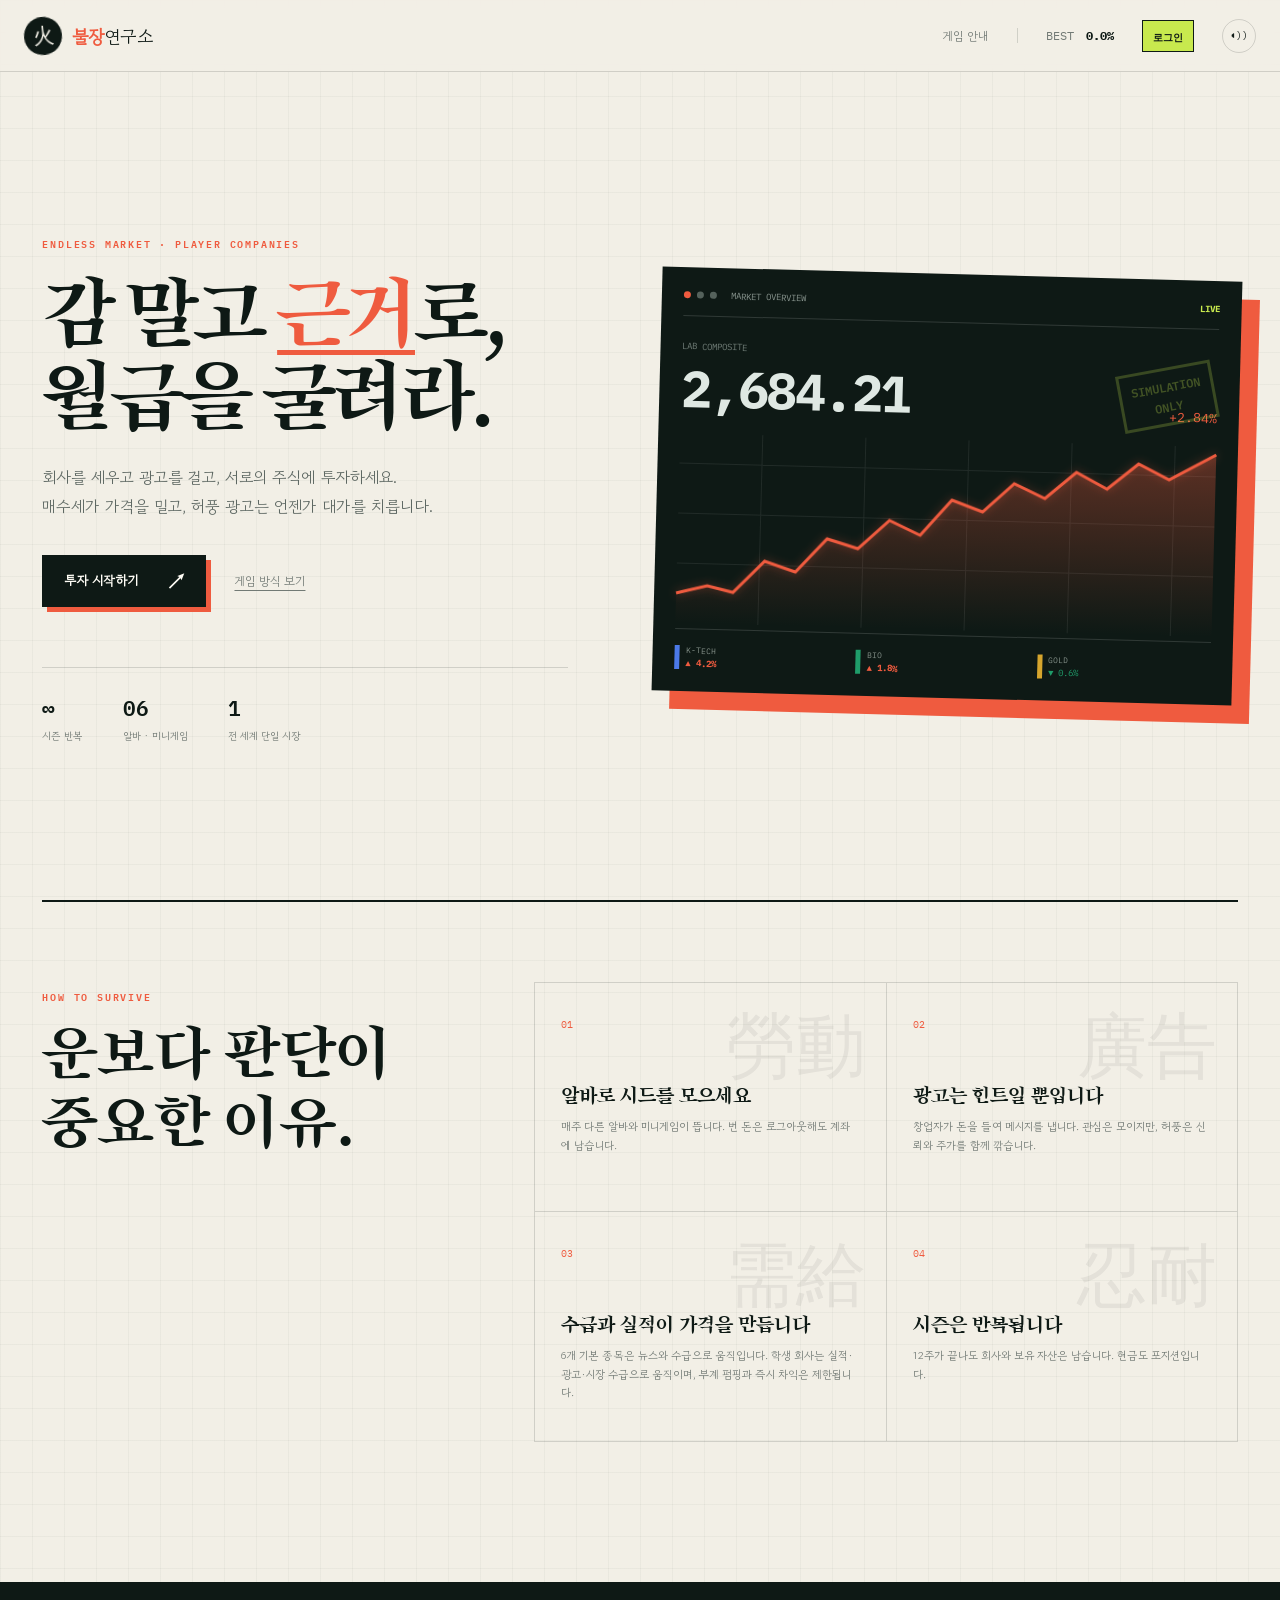
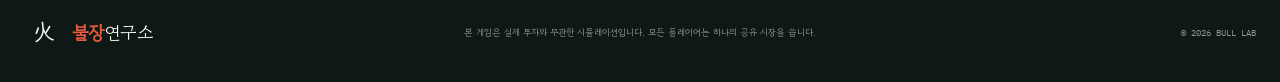
<file: index.html>
<!doctype html>
<html lang="ko">
<head>
  <meta charset="UTF-8">
  <meta name="viewport" content="width=device-width, initial-scale=1, maximum-scale=1, user-scalable=no, viewport-fit=cover">
  <meta name="theme-color" content="#0e1915">
  <meta name="description" content="회사를 설립하고, 광고를 걸고, 서로 투자하는 무한 시즌 시장 시뮬레이션">
  <meta property="og:type" content="website">
  <meta property="og:url" content="https://pixco-dev.github.io/rage-cat/">
  <meta property="og:title" content="불장연구소 — 무한 시즌 투자">
  <meta property="og:description" content="감 말고 근거로, 월급을 굴려라. 모두가 같은 시장에서 사고파는 실시간 투자 시뮬레이션.">
  <meta property="og:image" content="https://pixco-dev.github.io/rage-cat/og.png">
  <meta property="og:image:width" content="1730">
  <meta property="og:image:height" content="909">
  <meta name="twitter:card" content="summary_large_image">
  <meta name="twitter:title" content="불장연구소 — 무한 시즌 투자">
  <meta name="twitter:description" content="감 말고 근거로, 월급을 굴려라.">
  <meta name="twitter:image" content="https://pixco-dev.github.io/rage-cat/og.png">
  <title>불장연구소 — 무한 시즌 투자</title>
  <link rel="icon" href="favicon.svg" type="image/svg+xml">
  <link rel="preconnect" href="https://fonts.googleapis.com">
  <link rel="preconnect" href="https://fonts.gstatic.com" crossorigin>
  <link href="https://fonts.googleapis.com/css2?family=Gowun+Dodum&family=IBM+Plex+Mono:wght@400;600&family=Song+Myung&display=swap" rel="stylesheet">
  <link rel="stylesheet" href="style.css?v=20260907perf2">
</head>
<body>
  <header class="site-header">
    <a class="brand" href="#top" aria-label="불장연구소 홈">
      <span class="brand-icon">火</span>
      <span><b>불장</b>연구소</span>
    </a>
    <nav>
      <a href="#market" id="market-nav" hidden>시장</a>
      <a href="#guide">게임 안내</a>
      <span class="best-record">BEST <b id="best-record">0%</b></span>
      <button class="account-chip" id="account-button" type="button">로그인</button>
      <button class="sound-button" id="sound-button" type="button" aria-label="효과음 끄기">◖))</button>
    </nav>
  </header>

  <main id="top">
    <section class="hero" id="hero">
      <div class="hero-copy">
        <span class="overline">ENDLESS MARKET · PLAYER COMPANIES</span>
        <h1>감 말고 <em>근거</em>로,<br>월급을 굴려라.</h1>
        <p>회사를 세우고 광고를 걸고, 서로의 주식에 투자하세요.<br>매수세가 가격을 밀고, 허풍 광고는 언젠가 대가를 치릅니다.</p>
        <div class="hero-actions">
          <button class="cta-button" id="open-setup" type="button">투자 시작하기 <span>↗</span></button>
          <a href="#guide">게임 방식 보기</a>
        </div>
        <dl class="hero-stats">
          <div><dt>∞</dt><dd>시즌 반복</dd></div>
          <div><dt>06</dt><dd>알바 · 미니게임</dd></div>
          <div><dt>1</dt><dd>전 세계 단일 시장</dd></div>
        </dl>
      </div>

      <div class="hero-terminal" aria-hidden="true">
        <div class="terminal-top">
          <i></i><i></i><i></i>
          <span>MARKET OVERVIEW</span>
          <b>LIVE</b>
        </div>
        <div class="terminal-index">
          <span>LAB COMPOSITE</span>
          <strong>2,684.21</strong>
          <em>+2.84%</em>
        </div>
        <svg class="hero-chart" viewBox="0 0 520 190" preserveAspectRatio="none">
          <defs>
            <linearGradient id="area" x1="0" y1="0" x2="0" y2="1">
              <stop offset="0%" stop-color="#ef5b3f" stop-opacity=".35"/>
              <stop offset="100%" stop-color="#ef5b3f" stop-opacity="0"/>
            </linearGradient>
          </defs>
          <path class="grid" d="M0 30H520M0 80H520M0 130H520M80 0V190M180 0V190M280 0V190M380 0V190M480 0V190"/>
          <path class="area" d="M0 160 L30 152 L55 158 L85 126 L115 136 L145 102 L175 111 L205 82 L235 96 L265 60 L295 71 L325 42 L355 56 L385 29 L415 45 L445 19 L475 34 L520 8 L520 190 L0 190Z"/>
          <path class="line" d="M0 160 L30 152 L55 158 L85 126 L115 136 L145 102 L175 111 L205 82 L235 96 L265 60 L295 71 L325 42 L355 56 L385 29 L415 45 L445 19 L475 34 L520 8"/>
        </svg>
        <div class="terminal-tickers">
          <span><i class="tech"></i>K-TECH <b>▲ 4.2%</b></span>
          <span><i class="bio"></i>BIO <b>▲ 1.8%</b></span>
          <span><i class="gold"></i>GOLD <em>▼ 0.6%</em></span>
        </div>
        <div class="terminal-stamp">SIMULATION<br>ONLY</div>
      </div>
    </section>

    <section class="game is-locked" id="market" hidden aria-labelledby="game-title">
      <div class="game-head">
        <div>
          <span class="overline">YOUR TRADING DESK</span>
          <h2 id="game-title"><b id="week-label">시즌 1 · 1주차</b> 투자 전략</h2>
        </div>
        <div class="game-head-actions">
          <span id="difficulty-label" hidden>연습생 모드</span>
          <button id="restart-button" type="button">투자 다시 시작</button>
        </div>
      </div>

      <div class="room-bar" id="room-bar">
        <div class="room-code-wrap">
          <span>MARKET</span>
          <b id="room-code-label">전 세계 단일 시장</b>
          <small id="period-clock">표준시 확인 중</small>
          <small id="player-count" role="status" aria-live="polite">0명 접속 · 연결 중</small>
        </div>
        <ol class="rank-strip" id="rank-strip" aria-label="자산 TOP 5"></ol>
        <div class="room-actions">
          <button type="button" id="found-button">회사 설립</button>
          <button type="button" id="close-button" class="close-firm">폐업</button>
          <button type="button" id="lend-button">대출회사</button>
          <button type="button" id="gamble-button">몰빵데스크</button>
          <button type="button" id="lottery-button">복권</button>
          <button type="button" id="ad-button">광고 집행</button>
        </div>
      </div>

      <section class="metrics" aria-label="계좌 요약">
        <article class="metric primary">
          <span>총 자산</span>
          <strong id="total-assets">800만원</strong>
          <small id="goal-progress">목표 1,800만원 · 44%</small>
          <div class="goal-bar"><i id="goal-fill"></i></div>
        </article>
        <article class="metric">
          <span>보유 현금</span>
          <strong id="cash">800만원</strong>
          <small id="cash-ratio">현금 비중 100%</small>
        </article>
        <article class="metric">
          <span>누적 수익률</span>
          <strong id="total-return">0.0%</strong>
          <small id="profit-value">평가 손익 0만원</small>
        </article>
        <article class="metric">
          <span>에너지</span>
          <strong><b id="energy-points">4</b> / <span id="energy-max">4</span></strong>
          <small>알바 · 광고 · 미니게임</small>
        </article>
        <article class="metric">
          <span>리서치</span>
          <strong><b id="research-points">2</b> P</strong>
          <small>종목 정밀 분석</small>
        </article>
      </section>

      <div class="game-layout">
        <div class="market-column">
          <article class="news-card" id="news-card">
            <div class="news-meta">
              <span id="news-category">이번 주 핵심 뉴스</span>
              <time id="news-date">S1 · WEEK 01</time>
            </div>
            <div class="news-content">
              <span class="news-icon" id="news-icon">⚡</span>
              <div>
                <h3 id="news-title">정부, 미래 산업 지원책 발표 예고</h3>
                <p id="news-description">관련 산업에 자금이 유입될 가능성이 있습니다. 뉴스의 영향을 확인하고 포트폴리오를 조정하세요.</p>
                <div class="news-tags" id="news-tags"></div>
              </div>
            </div>
            <div class="news-hint">
              <span>ANALYST NOTE</span>
              <p id="analyst-note">헤드라인만으로는 승자를 단정할 수 없습니다. 현장 정보나 리서치가 필요합니다.</p>
            </div>
          </article>

          <article class="ad-board" aria-label="이번 주 광고">
            <div class="asset-section-head">
              <div>
                <h3>이번 주 광고판</h3>
                <span>창업자가 돈을 들여 내건 메시지입니다. 사실이 아닐 수 있습니다.</span>
              </div>
            </div>
            <div class="ad-ticker" id="ad-ticker">아직 올라온 광고가 없습니다. 회사를 세운 뒤 광고를 집행하세요.</div>
            <ul class="ad-list" id="ad-list"></ul>
          </article>

          <article class="lend-board" aria-label="대출 시장">
            <div class="asset-section-head">
              <div>
                <h3>대출 시장</h3>
                <span>학생 대출회사에서 순자산의 45% 이내로 빌릴 수 있습니다. 이자는 교시마다 붙고 24시간 안에 갚아야 합니다. 연체하면 현금·본인 회사 지분을 강제 회수하며 부족하면 회사가 상장폐지됩니다.</span>
              </div>
            </div>
            <p class="lend-debt" id="lend-debt" hidden></p>
            <ul class="lend-list" id="lend-list"></ul>
          </article>

          <section class="activity-board" aria-label="주간 활동">
            <div class="asset-section-head">
              <div>
                <h3>주간 활동</h3>
                <span>에너지는 매주 초기화됩니다. 고난도 회복 미션 2개에 각각 한 번씩 도전할 수 있습니다.</span>
              </div>
              <div class="energy-chip">에너지 <b id="energy-chip">4</b></div>
            </div>
            <div class="activity-tabs" role="tablist">
              <button class="activity-tab active" type="button" data-tab="jobs">노동 알바</button>
              <button class="activity-tab" type="button" data-tab="intel">현장 소문</button>
              <button class="activity-tab" type="button" data-tab="play">미니게임</button>
            </div>
            <div class="activity-panels">
              <div class="activity-panel-list" id="jobs-panel" data-panel="jobs"></div>
              <div class="activity-panel-list hidden" id="intel-panel" data-panel="intel"></div>
              <div class="activity-panel-list hidden" id="play-panel" data-panel="play"></div>
            </div>
          </section>

          <div class="asset-section-head">
            <div>
              <h3>투자 자산</h3>
              <span>기본 6종목은 교시마다 정산됩니다. 한빛테크와 학생 회사 모두 지금 바로 사고팔 수 있습니다.</span>
            </div>
            <div class="legend"><span><i class="up"></i>매수세</span><span><i class="down"></i>매도세</span></div>
          </div>

            <article class="live-board" aria-label="학교 기업 시세">
            <div class="live-board-head">
              <div>
                <span class="overline">LIVE TAPE</span>
                <h3 id="live-chart-title">학교 기업 시세</h3>
                <p id="live-chart-meta">학생들이 만든 학교 회사만 보입니다</p>
              </div>
              <strong id="live-chart-price"></strong>
            </div>
            <div class="live-chart-pills" id="live-chart-pills"></div>
            <svg class="live-chart" id="live-chart" viewBox="0 0 640 180" preserveAspectRatio="none" aria-hidden="true">
              <defs>
                <linearGradient id="live-fill" x1="0" y1="0" x2="0" y2="1">
                  <stop offset="0%" stop-color="var(--live-color, #ef5b3f)" stop-opacity=".28"/>
                  <stop offset="100%" stop-color="var(--live-color, #ef5b3f)" stop-opacity="0"/>
                </linearGradient>
              </defs>
              <path class="live-chart-grid" d="M0 36H640M0 90H640M0 144H640M128 0V180M256 0V180M384 0V180M512 0V180"/>
              <path class="live-chart-area" id="live-chart-area" d=""></path>
              <path class="live-chart-line" id="live-chart-line" d=""></path>
            </svg>
          </article>

          <div class="asset-list" id="asset-list"></div>

          <div class="market-close">
            <div>
              <span>교시가 끝나면 주가가 공개됩니다</span>
              <p id="close-market-hint">기본 종목은 교시가 끝나면 정산됩니다. 모든 주문에는 0.5% 거래비용이 붙습니다. 학생 회사는 계정당 5% 보유·하루 5% 매수·주문당 2% 한도와 10초 재주문 대기, 주문 크기에 따른 불리한 체결가, 10분 이내 이익의 80% 단타세가 적용되며 같은 기기의 부계 매수는 차단됩니다.</p>
            </div>
            <button class="ghost-button" id="close-market" type="button">강제 정산 (표준시가 안 맞을 때)</button>
          </div>
        </div>

        <aside class="side-column">
          <article class="side-card rank-card">
            <div class="side-title">
              <h3>자산 TOP 5</h3>
              <span>현금+평가액</span>
            </div>
            <ol class="rank-list" id="rank-list">
              <li class="empty-log">시장에 입장하면 순위가 집계됩니다.</li>
            </ol>
          </article>

          <article class="side-card portfolio-card">
            <div class="side-title">
              <h3>포트폴리오</h3>
              <span id="holding-count">0개 자산</span>
            </div>
            <div class="portfolio-visual">
              <div class="donut" id="portfolio-donut"><span><b id="invested-ratio">0%</b>투자 중</span></div>
              <div class="portfolio-legend" id="portfolio-legend"></div>
            </div>
            <div class="risk-meter">
              <div><span>포트폴리오 위험도</span><b id="risk-label">안전</b></div>
              <div class="risk-track"><i id="risk-fill"></i></div>
            </div>
          </article>

          <article class="side-card mission-card">
            <div class="side-title">
              <h3>이번 게임 미션</h3>
              <span id="mission-count">0 / 4</span>
            </div>
            <ul id="mission-list"></ul>
          </article>

          <article class="side-card achievements-card">
            <div class="side-title">
              <h3>업적 배지</h3>
              <span id="achievement-count">0 / 6</span>
            </div>
            <div class="badge-grid" id="badge-grid"></div>
          </article>

          <article class="side-card chat-card">
            <div class="side-title">
              <h3>채팅</h3>
              <span id="chat-room-count">0개 방</span>
            </div>
            <form class="chat-create" id="chat-create-form">
              <input id="chat-room-name" maxlength="16" placeholder="방 이름" autocomplete="off">
              <button type="submit">방 만들기</button>
            </form>
            <label class="chat-select-label">참여 중
              <select id="chat-room-select"></select>
            </label>
            <ol class="chat-log" id="chat-log">
              <li class="empty-log">방을 만들거나 골라 대화를 시작하세요.</li>
            </ol>
            <form class="chat-form" id="chat-form">
              <input id="chat-input" maxlength="80" placeholder="메시지" autocomplete="off">
              <button type="submit">보내기</button>
            </form>
          </article>

          <article class="side-card log-card">
            <div class="side-title">
              <h3>거래 기록</h3>
              <button id="clear-log" type="button">지우기</button>
            </div>
            <ol id="trade-log">
              <li class="empty-log">아직 거래가 없습니다.</li>
            </ol>
          </article>
        </aside>
      </div>
    </section>

    <section class="guide" id="guide">
      <div class="guide-head">
        <span class="overline">HOW TO SURVIVE</span>
        <h2>운보다 판단이<br>중요한 이유.</h2>
      </div>
      <div class="guide-grid">
        <article><span>01</span><i>勞動</i><h3>알바로 시드를 모으세요</h3><p>매주 다른 알바와 미니게임이 뜹니다. 번 돈은 로그아웃해도 계좌에 남습니다.</p></article>
        <article><span>02</span><i>廣告</i><h3>광고는 힌트일 뿐입니다</h3><p>창업자가 돈을 들여 메시지를 냅니다. 관심은 모이지만, 허풍은 신뢰와 주가를 함께 깎습니다.</p></article>
        <article><span>03</span><i>需給</i><h3>수급과 실적이 가격을 만듭니다</h3><p>6개 기본 종목은 뉴스와 수급으로 움직입니다. 학생 회사는 실적·광고·시장 수급으로 움직이며, 부계 펌핑과 즉시 차익은 제한됩니다.</p></article>
        <article><span>04</span><i>忍耐</i><h3>시즌은 반복됩니다</h3><p>12주가 끝나도 회사와 보유 자산은 남습니다. 현금도 포지션입니다.</p></article>
      </div>
    </section>
  </main>

  <footer>
    <div class="brand"><span class="brand-icon">火</span><span><b>불장</b>연구소</span></div>
    <p>본 게임은 실제 투자와 무관한 시뮬레이션입니다. 모든 플레이어는 하나의 공유 시장을 씁니다.</p>
    <span>© 2026 BULL LAB</span>
  </footer>

  <div class="modal" id="auth-modal" hidden>
    <div class="modal-backdrop" data-close="auth"></div>
    <section class="setup-panel auth-panel" role="dialog" aria-modal="true" aria-labelledby="auth-title">
      <button class="modal-x" data-close="auth" type="button" aria-label="닫기">×</button>
      <span class="overline">MEMBER DESK</span>
      <h2 id="auth-title">로그인</h2>
      <p id="auth-lead">아이디와 비밀번호만 있으면 다른 폰에서도 로그인할 수 있습니다. 처음이면 회원가입하세요.</p>
      <div class="auth-tabs">
        <button class="auth-tab active" type="button" data-auth="login">로그인</button>
        <button class="auth-tab" type="button" data-auth="register">회원가입</button>
      </div>
      <form class="auth-form" id="auth-form">
        <label>아이디<input id="auth-id" name="id" autocomplete="username" maxlength="16" required></label>
        <label id="auth-nick-wrap" hidden>닉네임<input id="auth-nick" name="nick" maxlength="12" placeholder="비우면 아이디"></label>
        <label>비밀번호<input id="auth-pass" name="password" type="password" autocomplete="current-password" minlength="4" required></label>
        <p class="form-error" id="auth-error" hidden></p>
        <button class="cta-button setup-start" id="auth-submit" type="submit">로그인 <span>→</span></button>
      </form>
    </section>
  </div>

  <div class="modal" id="setup-modal" hidden>
    <div class="modal-backdrop" data-close="setup"></div>
    <section class="setup-panel" role="dialog" aria-modal="true" aria-labelledby="setup-title">
      <button class="modal-x" data-close="setup" type="button" aria-label="닫기">×</button>
      <span class="overline">START INVESTING</span>
      <h2 id="setup-title">투자를 시작할까요?</h2>
      <p>계좌는 회원가입 때 이미 만들어져 있습니다. 시드와 목표는 모두 같습니다.</p>
      <div class="difficulty-list" hidden>
        <button class="difficulty active" type="button" data-mode="rookie">
          <span class="difficulty-icon">🌱</span><b>연습생</b><small>처음이라면 추천</small>
          <dl><div><dt>신규 시드</dt><dd>800만원</dd></div><div><dt>목표</dt><dd>1,800만원</dd></div><div><dt>에너지</dt><dd>4</dd></div></dl>
        </button>
      </div>
      <button class="cta-button setup-start" id="start-game" type="button">투자 시작 <span>→</span></button>
    </section>
  </div>

  <div class="modal" id="lobby-modal" hidden>
    <div class="modal-backdrop" data-close="lobby"></div>
    <section class="setup-panel lobby-panel" role="dialog" aria-modal="true" aria-labelledby="lobby-title">
      <button class="modal-x" data-close="lobby" type="button" aria-label="닫기">×</button>
      <span class="overline">GLOBAL MARKET</span>
      <h2 id="lobby-title">전 세계 단일 시장</h2>
      <p id="lobby-user">투자 시작을 눌렀습니다. 아직 거래는 열리지 않았습니다.</p>
      <p class="lobby-note">아래 시장 입장을 눌러야 거래 창이 열리고 사고팔 수 있습니다. 한빛테크 등 6종목과 학생 회사 모두 그때부터 주문할 수 있습니다.</p>
      <button class="cta-button setup-start" id="lobby-enter" type="button">시장 입장 <span>→</span></button>
      <p class="lobby-status" id="lobby-status"></p>
      <p class="lobby-clock" id="lobby-clock"></p>
    </section>
  </div>

  <div class="modal" id="found-modal" hidden>
    <div class="modal-backdrop" data-close="found"></div>
    <section class="setup-panel found-panel" role="dialog" aria-modal="true" aria-labelledby="found-title">
      <button class="modal-x" data-close="found" type="button" aria-label="닫기">×</button>
      <span class="overline">IPO DESK</span>
      <h2 id="found-title">회사 설립</h2>
      <p>시드 현금으로 상장합니다. 한 번에 한 곳만 운영할 수 있고, 폐업하면 새로 만들 수 있습니다. 폐업 시 투자금은 반환되지 않습니다.</p>
      <form class="found-form" id="found-form">
        <label>상호<input id="found-name" maxlength="12" required placeholder="예: 새벽물산"></label>
        <label>티커<input id="found-symbol" maxlength="4" required placeholder="2–4자 영문"></label>
        <label>업종<select id="found-sector"></select></label>
        <label>시드 (만원)<input id="found-seed" type="number" min="80" step="10" value="100" required></label>
        <p class="form-error" id="found-error" hidden></p>
        <button class="cta-button setup-start" type="submit">상장하기 <span>→</span></button>
      </form>
    </section>
  </div>

  <div class="modal" id="close-modal" hidden>
    <div class="modal-backdrop" data-close="close"></div>
    <section class="setup-panel found-panel" role="dialog" aria-modal="true" aria-labelledby="close-title">
      <button class="modal-x" data-close="close" type="button" aria-label="닫기">×</button>
      <span class="overline">SHUTDOWN</span>
      <h2 id="close-title">회사 폐업</h2>
      <p id="close-lead">폐업하면 이 회사 주식은 즉시 사라집니다. 산 사람은 돈을 돌려받지 못하고, 창업 시드와 남은 지분도 현금으로 바뀌지 않습니다. 이후 새 회사를 만들 수 있습니다.</p>
      <p class="form-error" id="close-error" hidden></p>
      <button class="cta-button setup-start close-firm" id="close-confirm" type="button">폐업하기 <span>→</span></button>
    </section>
  </div>

  <div class="modal" id="lend-modal" hidden>
    <div class="modal-backdrop" data-close="lend"></div>
    <section class="setup-panel found-panel" role="dialog" aria-modal="true" aria-labelledby="lend-title">
      <button class="modal-x" data-close="lend" type="button" aria-label="닫기">×</button>
      <span class="overline">LEND DESK</span>
      <h2 id="lend-title">대출회사 설립</h2>
      <p>출자한 현금이 대출 재원이 됩니다. 상장 주식이 아니라, 다른 학생에게 돈을 빌려주고 교시가 끝날 때마다 이자를 받는 창구입니다. 주식 회사와 별도로 1곳까지 만들 수 있습니다.</p>
      <form class="found-form" id="lend-form">
        <label>상호<input id="lend-name" maxlength="12" required placeholder="예: 새벽캐피탈"></label>
        <label>교시당 이자 (%)<input id="lend-rate" type="number" min="1" max="15" step="1" value="5" required></label>
        <label>출자금 (만원)<input id="lend-seed" type="number" min="40" step="10" value="80" required></label>
        <p class="form-error" id="lend-error" hidden></p>
        <button class="cta-button setup-start" type="submit">대출회사 열기 <span>→</span></button>
      </form>
    </section>
  </div>

  <div class="modal" id="borrow-modal" hidden>
    <div class="modal-backdrop" data-close="borrow"></div>
    <section class="setup-panel found-panel" role="dialog" aria-modal="true" aria-labelledby="borrow-title">
      <button class="modal-x" data-close="borrow" type="button" aria-label="닫기">×</button>
      <span class="overline">LOAN DESK</span>
      <h2 id="borrow-title">대출 받기</h2>
      <p id="borrow-lead">금리는 교시마다 붙습니다. 24시간 연체 시 현금과 본인 회사가 강제 회수될 수 있습니다.</p>
      <form class="found-form" id="borrow-form" novalidate>
        <label>금액 (만원)<input id="borrow-amount" type="number" min="1" step="1" value="40" inputmode="decimal" required></label>
        <p class="form-error" id="borrow-error" hidden></p>
        <button class="cta-button setup-start" type="submit">빌리기 <span>→</span></button>
      </form>
    </section>
  </div>

  <div class="modal" id="gamble-modal" hidden>
    <div class="modal-backdrop" data-close="gamble"></div>
    <section class="setup-panel gamble-panel" role="dialog" aria-modal="true" aria-labelledby="gamble-title">
      <button class="modal-x" data-close="gamble" type="button" aria-label="닫기">×</button>
      <span class="overline">ALL-IN DESK</span>
      <h2 id="gamble-title">몰빵데스크</h2>
      <p class="gamble-lead">학생끼리 현금을 걸고 주사위 숫자가 큰 쪽이 이깁니다. 실제 참가가 완료된 경우에만 하루 한 번으로 기록됩니다. 10분간 시작되지 않거나 진행이 1분 이상 멈춘 판은 자동 취소·환불됩니다. 점심 12:20~13:10, 오후 4시 이후에만 열립니다.</p>
      <p class="gamble-status" id="gamble-status" role="status"></p>
      <div class="gamble-create" id="gamble-create">
        <form class="found-form" id="gamble-create-form">
          <label>바이인 (만원)<input id="gamble-stake" type="number" min="10" step="10" value="50" required></label>
          <p class="form-error" id="gamble-create-error" hidden></p>
          <button class="cta-button setup-start" type="submit">데스크 열기 <span>→</span></button>
        </form>
      </div>
      <div class="gamble-tables" id="gamble-tables" aria-live="polite"></div>
      <div class="gamble-table" id="gamble-active" hidden></div>
    </section>
  </div>

  <div class="modal" id="lottery-modal" hidden>
    <div class="modal-backdrop" data-close="lottery"></div>
    <section class="setup-panel lottery-panel" role="dialog" aria-modal="true" aria-labelledby="lottery-title">
      <button class="modal-x" data-close="lottery" type="button" aria-label="닫기">×</button>
      <span class="overline">LOTTO DESK</span>
      <h2 id="lottery-title">복권</h2>
      <p class="lottery-lead" id="lottery-lead">기본 상금 500만원에서 시작합니다. 장당 100만원이며, 산 금액만큼 상금에 더해집니다. 한 사람 최대 2장. 산 다음날 아침 8시 25분에 구매자 중 한 명이 전액을 받습니다.</p>
      <p class="lottery-status" id="lottery-status" role="status"></p>
      <div class="lottery-pot" id="lottery-pot">
        <span>현재 총상금</span>
        <strong id="lottery-pot-value">500만원</strong>
        <small id="lottery-draw-label">추첨 시각 확인 중</small>
      </div>
      <div class="lottery-special-options" id="lottery-special-options" hidden></div>
      <div class="lottery-mine" id="lottery-mine"></div>
      <div class="lottery-buyers" id="lottery-buyers" hidden></div>
      <div class="lottery-actions">
        <button type="button" class="cta-button" id="lottery-buy">복권 1장 사기 (100만원) <span>→</span></button>
        <button type="button" class="ghost-button" id="lottery-force" hidden>테스트 추첨</button>
      </div>
      <p class="form-error" id="lottery-error" hidden></p>
      <div class="lottery-last" id="lottery-last" hidden></div>
    </section>
  </div>

  <div class="modal" id="ad-modal" hidden>
    <div class="modal-backdrop" data-close="ad"></div>
    <section class="setup-panel ad-panel" role="dialog" aria-modal="true" aria-labelledby="ad-title">
      <button class="modal-x" data-close="ad" type="button" aria-label="닫기">×</button>
      <span class="overline">SPONSORED</span>
      <h2 id="ad-title">주간 광고 집행</h2>
      <p>현금 18만원과 에너지 1을 씁니다. 관심은 모이지만, 허풍이 들키면 매도세가 붙습니다.</p>
      <form class="found-form" id="ad-form">
        <label>슬로건<input id="ad-slogan" maxlength="28" required placeholder="예: 이번 분기, 조용히 성장 중"></label>
        <label>주장<select id="ad-claim">
          <option value="growth">성장</option>
          <option value="dividend">배당</option>
          <option value="stable">안정</option>
          <option value="none">메시지 없음</option>
        </select></label>
        <label>광고 이미지 (선택)<input id="ad-image" type="file" accept="image/*"></label>
        <small class="ad-image-hint">창업자가 기기에서 고른 사진만 올라갑니다. 없으면 글만 게시됩니다.</small>
        <p class="form-error" id="ad-error" hidden></p>
        <button class="cta-button setup-start" type="submit">광고 게재 <span>→</span></button>
      </form>
    </section>
  </div>

  <div class="modal" id="week-modal" hidden>
    <div class="modal-backdrop"></div>
    <section class="week-panel" role="dialog" aria-modal="true" aria-labelledby="week-result-title">
      <span class="overline" id="week-result-label">WEEK 01 CLOSED</span>
      <h2 id="week-result-title">이번 교시 주가 공개</h2>
      <p id="week-result-summary">뉴스가 시장에 반영되었습니다.</p>
      <div class="week-results" id="week-results"></div>
      <div class="week-account">
        <span>주간 평가 손익 <b id="week-profit">+0만원</b></span>
        <span>현재 총자산 <strong id="week-total">0만원</strong></span>
      </div>
      <button class="cta-button" id="next-week" type="button">계속 투자하기 <span>→</span></button>
    </section>
  </div>

  <div class="modal" id="end-modal" hidden>
    <div class="modal-backdrop"></div>
    <section class="end-panel" role="dialog" aria-modal="true" aria-labelledby="end-title">
      <span class="end-rank" id="end-rank">A</span>
      <span class="overline" id="end-label">SEASON REPORT</span>
      <h2 id="end-title">시즌 리포트</h2>
      <p id="end-description">시장보다 한발 앞섰습니다.</p>
      <div class="end-score">
        <span>시즌 자산</span><strong id="end-assets">0만원</strong><em id="end-return">+0.0%</em>
      </div>
      <div class="end-breakdown">
        <div><span>성공한 미션</span><b id="end-missions">0 / 4</b></div>
        <div><span>획득한 배지</span><b id="end-badges">0 / 6</b></div>
        <div><span>알바 수입</span><b id="end-labor">0만원</b></div>
      </div>
      <div class="end-actions">
        <button class="cta-button" id="continue-season" type="button">다음 시즌 계속 <span>→</span></button>
        <button class="ghost-button" id="play-again" type="button">투자 다시 시작</button>
      </div>
    </section>
  </div>

  <div class="modal" id="activity-modal" hidden>
    <div class="modal-backdrop" data-close="activity"></div>
    <section class="play-panel" role="dialog" aria-modal="true" aria-labelledby="play-title">
      <button class="modal-x" data-close="activity" type="button" aria-label="닫기">×</button>
      <div id="play-stage"></div>
    </section>
  </div>

  <div class="modal" id="promo-desk-modal" hidden>
    <div class="modal-backdrop" data-close="promo-desk"></div>
    <section class="setup-panel promo-desk-panel" role="dialog" aria-modal="true" aria-labelledby="promo-desk-title">
      <button class="modal-x" data-close="promo-desk" type="button" aria-label="닫기">×</button>
      <span class="overline">NEW DESKS</span>
      <h2 id="promo-desk-title">몰빵데스크 · 복권이 열렸습니다</h2>
      <p class="promo-desk-lead">시장 위쪽 버튼에서 바로 들어갈 수 있습니다. 이 안내는 처음 들어온 계정에만 한 번 보입니다.</p>
      <div class="promo-desk-cards">
        <article>
          <b>몰빵데스크</b>
          <p>학생끼리 현금을 걸고 주사위 대전. 점심 12:20~13:10, 오후 4시 이후. 방장이 시작하면 입장 마감.</p>
        </article>
        <article>
          <b>복권</b>
          <p>기본 상금 500만원, 장당 100만원. 1인 2장까지. 산 다음날 아침 08:25에 한 명이 전액 수령.</p>
        </article>
      </div>
      <div class="promo-desk-actions">
        <button type="button" class="cta-button" id="promo-open-gamble">몰빵데스크 열기 <span>→</span></button>
        <button type="button" class="ghost-button" id="promo-open-lottery">복권 보기</button>
        <button type="button" class="ghost-button" data-close="promo-desk">닫기</button>
      </div>
    </section>
  </div>

  <div class="toast-stack" id="toast-stack" aria-live="polite"></div>
  <div class="halt-screen" id="halt-screen" hidden>
    <section class="halt-card" role="alertdialog" aria-modal="true" aria-labelledby="halt-title" aria-describedby="halt-lead">
      <span class="halt-kicker">MARKET HALTED</span>
      <p class="halt-brand">불장연구소</p>
      <h1 id="halt-title">서버가 잠시 멈췄습니다</h1>
      <p id="halt-lead">관리자가 공유 시장을 정지했습니다. 지금은 거래 화면이 열리지 않습니다.<br>보유 자산은 그대로 유지됩니다. 재개되면 이 안내가 사라집니다.</p>
      <div class="halt-wait" aria-hidden="true">
        <i></i>
        <span>재개 대기 중</span>
      </div>
    </section>
  </div>
  <script>
    (function () {
      try {
        var q = new URLSearchParams(location.search);
        var screen = document.getElementById("halt-screen");
        if (q.has("staff-test") || q.has("gamble-preview")) {
          if (screen) screen.hidden = true;
          document.body.classList.remove("is-halted");
          return;
        }
        if (!q.has("halt-preview")) return;
        if (screen) screen.hidden = false;
        document.body.classList.add("is-halted");
      } catch (err) { /* ignore */ }
    })();
  </script>
  <script src="vendor/firebase-app-compat.js?v=10.14.1"></script>
  <script src="vendor/firebase-database-compat.js?v=10.14.1"></script>
  <script src="market-config.js?v=20260903"></script>
  <script src="game.js?v=20260910lotterysettle"></script>
</body>
</html>
</file>
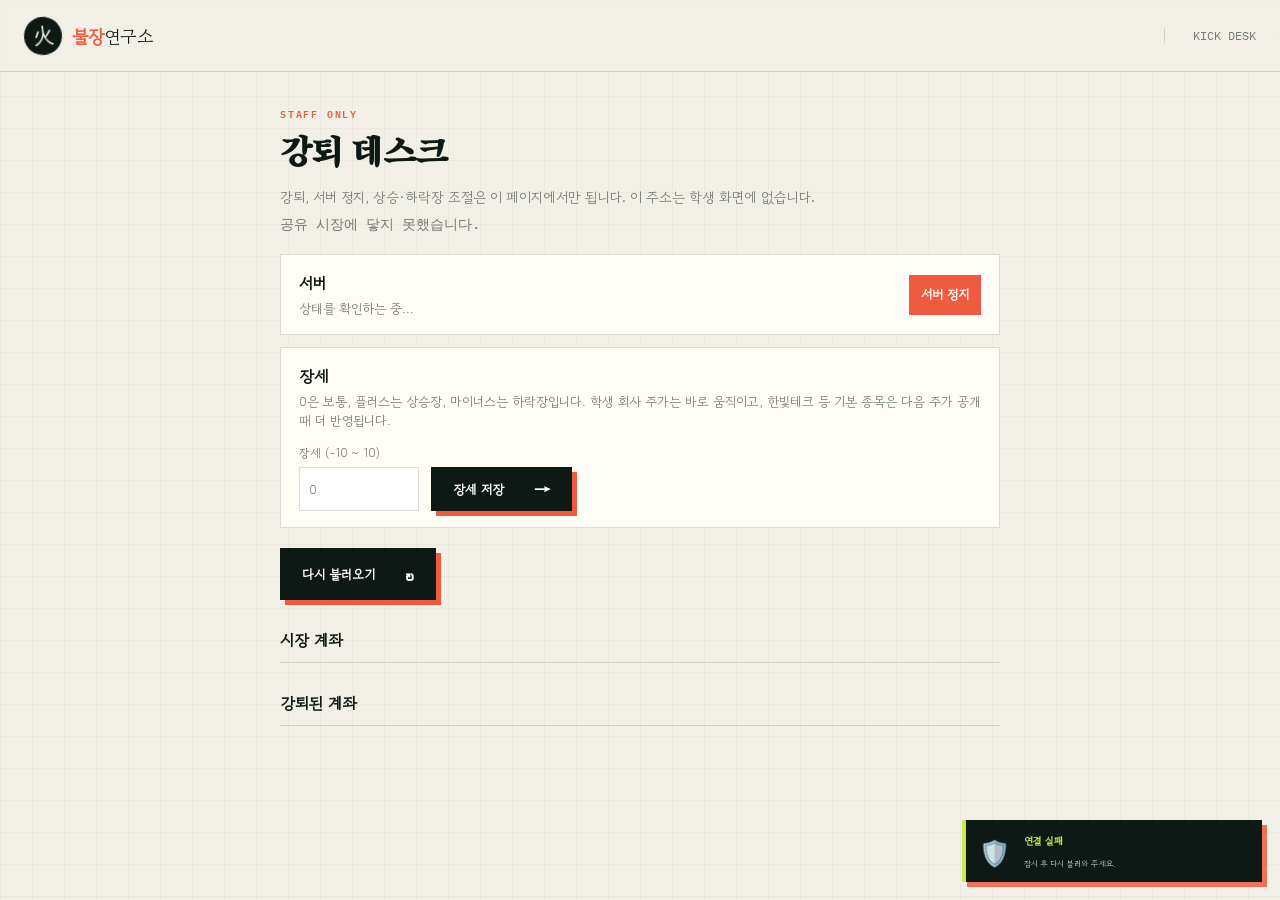
<file: kick.html>
<!doctype html>
<html lang="ko">
<head>
  <meta charset="UTF-8">
  <meta name="viewport" content="width=device-width, initial-scale=1, maximum-scale=1, user-scalable=no, viewport-fit=cover">
  <meta name="robots" content="noindex, nofollow">
  <meta name="theme-color" content="#0e1915">
  <title>강퇴 데스크 — 불장연구소</title>
  <link rel="icon" href="favicon.svg" type="image/svg+xml">
  <link rel="preconnect" href="https://fonts.googleapis.com">
  <link rel="preconnect" href="https://fonts.gstatic.com" crossorigin>
  <link href="https://fonts.googleapis.com/css2?family=Gowun+Dodum&family=IBM+Plex+Mono:wght@400;600&family=Song+Myung&display=swap" rel="stylesheet">
  <link rel="stylesheet" href="style.css?v=20260904s">
</head>
<body class="kick-desk">
  <header class="site-header">
    <a class="brand" href="./" aria-label="불장연구소 홈">
      <span class="brand-icon">火</span>
      <span><b>불장</b>연구소</span>
    </a>
    <nav>
      <span class="best-record">KICK DESK</span>
    </nav>
  </header>

  <main class="kick-main">
    <p class="overline">STAFF ONLY</p>
    <h1>강퇴 데스크</h1>
    <p class="kick-lead">강퇴, 서버 정지, 상승·하락장 조절은 이 페이지에서만 됩니다. 이 주소는 학생 화면에 없습니다.</p>
    <p class="kick-status" id="kick-status">연결 중…</p>

    <section class="kick-halt" id="kick-halt">
      <div>
        <h2>서버</h2>
        <p id="halt-copy">상태를 확인하는 중…</p>
      </div>
      <button type="button" class="kick-button" id="halt-toggle">서버 정지</button>
    </section>

    <section class="kick-climate" id="kick-climate">
      <div>
        <h2>장세</h2>
        <p id="climate-copy">0은 보통, 플러스는 상승장, 마이너스는 하락장입니다. 학생 회사 주가는 바로 움직이고, 한빛테크 등 기본 종목은 다음 주가 공개 때 더 반영됩니다.</p>
      </div>
      <form class="kick-climate-form" id="climate-form">
        <label>장세 (-10 ~ 10)
          <input id="climate-tone" type="number" min="-10" max="10" step="1" value="0" required>
        </label>
        <button type="submit" class="cta-button" id="climate-save">장세 저장 <span>→</span></button>
      </form>
    </section>

    <div class="kick-toolbar">
      <button type="button" class="cta-button" id="kick-refresh">다시 불러오기 <span>↻</span></button>
    </div>

    <section class="kick-section">
      <h2>시장 계좌</h2>
      <ul class="kick-list" id="kick-players"></ul>
    </section>

    <section class="kick-section">
      <h2>강퇴된 계좌</h2>
      <ul class="kick-list" id="kick-banned"></ul>
    </section>
  </main>

  <div class="toast-stack" id="toast-stack" aria-live="polite"></div>
  <script src="market-config.js?v=20260903"></script>
  <script src="kick.js?v=20260904s"></script>
</body>
</html>
</file>
<file: style.css>
:root {
  --ink: #0e1915;
  --ink-2: #17241f;
  --paper: #f2efe6;
  --paper-2: #e8e4d8;
  --white: #fffdf6;
  --red: #ef5b3f;
  --green: #1f9d6a;
  --lime: #c8e94e;
  --gold: #d6a52d;
  --blue: #4b79e8;
  --purple: #8267d9;
  --muted: #727a75;
  --line: rgba(14, 25, 21, .15);
}

* {
  box-sizing: border-box;
  margin: 0;
  padding: 0;
}

html {
  scroll-behavior: smooth;
  -webkit-text-size-adjust: 100%;
  text-size-adjust: 100%;
  touch-action: manipulation;
}

button,
a,
input,
select,
textarea,
label {
  touch-action: manipulation;
  -webkit-tap-highlight-color: rgba(14, 25, 21, .12);
}

body {
  min-width: 320px;
  color: var(--ink);
  background:
    linear-gradient(rgba(14, 25, 21, .035) 1px, transparent 1px),
    linear-gradient(90deg, rgba(14, 25, 21, .035) 1px, transparent 1px),
    var(--paper);
  background-size: 32px 32px;
  font-family: "Gowun Dodum", "Malgun Gothic", sans-serif;
}

button,
a,
input {
  color: inherit;
  font: inherit;
}

button {
  border: 0;
}

button:focus-visible,
a:focus-visible,
input:focus-visible {
  outline: 3px solid var(--red);
  outline-offset: 3px;
}

.site-header {
  height: 72px;
  display: flex;
  align-items: center;
  justify-content: space-between;
  padding: 0 max(24px, calc((100vw - 1320px) / 2));
  position: sticky;
  top: 0;
  z-index: 30;
  background: rgba(242, 239, 230, .9);
  border-bottom: 1px solid var(--line);
  backdrop-filter: blur(14px);
}

.brand {
  display: flex;
  align-items: center;
  gap: 10px;
  color: inherit;
  text-decoration: none;
  font-size: 18px;
  letter-spacing: -.03em;
}

.brand b {
  color: var(--red);
}

.brand-icon {
  width: 38px;
  height: 38px;
  display: grid;
  place-items: center;
  color: var(--paper);
  background: var(--ink);
  border-radius: 50%;
  font-family: "Song Myung", serif;
  font-size: 21px;
  transform: rotate(-6deg);
}

nav {
  display: flex;
  align-items: center;
  gap: 28px;
  font-size: 12px;
}

nav a {
  color: var(--muted);
  text-decoration: none;
}

nav a:hover {
  color: var(--red);
}

.best-record {
  padding-left: 28px;
  border-left: 1px solid var(--line);
  color: var(--muted);
  font-family: "IBM Plex Mono", monospace;
}

.best-record b {
  margin-left: 5px;
  color: var(--ink);
}

.sound-button {
  width: 34px;
  height: 34px;
  cursor: pointer;
  background: transparent;
  border: 1px solid var(--line);
  border-radius: 50%;
  font-family: "IBM Plex Mono", monospace;
  font-size: 10px;
}

.sound-button.muted {
  opacity: .35;
}

main {
  width: min(1320px, calc(100% - 48px));
  margin: 0 auto;
}

.hero {
  min-height: calc(100vh - 72px);
  display: grid;
  grid-template-columns: .95fr 1.05fr;
  align-items: center;
  gap: clamp(50px, 7vw, 110px);
  padding: 90px 1.5%;
}

body.in-play .hero,
.hero[hidden] {
  display: none !important;
}

body.in-play .game {
  min-height: calc(100vh - 92px);
  margin-top: 12px;
}

.hero-copy {
  width: 100%;
  max-width: 100%;
  min-width: 0;
  overflow: hidden;
}

.overline {
  color: var(--red);
  font-family: "IBM Plex Mono", monospace;
  font-size: 10px;
  font-weight: 600;
  letter-spacing: .18em;
}

.hero h1 {
  margin: 20px 0 24px;
  font-family: "Song Myung", serif;
  font-size: clamp(58px, 6.6vw, 98px);
  font-weight: 400;
  line-height: .98;
  letter-spacing: -.06em;
}

.hero h1 em {
  color: var(--red);
  font-style: normal;
  text-decoration: underline;
  text-decoration-thickness: 5px;
  text-underline-offset: 7px;
}

.hero-copy > p {
  width: min(100%, 570px);
  max-width: 100%;
  color: #5e6863;
  font-size: 16px;
  line-height: 1.8;
  overflow-wrap: anywhere;
  white-space: normal;
}

.hero-actions {
  display: flex;
  align-items: center;
  gap: 28px;
  margin-top: 34px;
}

.hero-actions > a {
  color: var(--muted);
  font-size: 12px;
  text-underline-offset: 4px;
}

.cta-button {
  min-height: 52px;
  display: inline-flex;
  align-items: center;
  justify-content: space-between;
  gap: 30px;
  padding: 0 21px;
  cursor: pointer;
  color: var(--white);
  background: var(--ink);
  border: 1px solid var(--ink);
  box-shadow: 5px 5px 0 var(--red);
  font-weight: 700;
  font-size: 13px;
  transition: .16s ease;
}

@media (hover: hover) and (pointer: fine) {
  .cta-button:hover:not(:disabled) {
    color: var(--ink);
    background: var(--lime);
    box-shadow: 2px 2px 0 var(--red);
    transform: translate(3px, 3px);
  }
}

.cta-button:disabled {
  cursor: not-allowed;
  opacity: .35;
}

.cta-button span {
  font-size: 18px;
}

.hero-stats {
  display: flex;
  gap: 40px;
  margin-top: 60px;
  padding-top: 22px;
  border-top: 1px solid var(--line);
}

.hero-stats div {
  display: flex;
  flex-direction: column;
}

.hero-stats dt {
  font-family: "IBM Plex Mono", monospace;
  font-size: 21px;
  font-weight: 600;
}

.hero-stats dd {
  margin-top: 4px;
  color: var(--muted);
  font-size: 10px;
}

.hero-terminal {
  min-width: 0;
  padding: 22px;
  color: #dfe8e3;
  background: var(--ink);
  box-shadow: 18px 18px 0 var(--red);
  position: relative;
  transform: rotate(1.5deg);
}

.terminal-top {
  display: flex;
  align-items: center;
  gap: 6px;
  padding-bottom: 15px;
  border-bottom: 1px solid rgba(255,255,255,.14);
  font-family: "IBM Plex Mono", monospace;
  font-size: 9px;
}

.terminal-top i {
  width: 7px;
  height: 7px;
  background: #54615b;
  border-radius: 50%;
}

.terminal-top i:first-child {
  background: var(--red);
}

.terminal-top span {
  margin-left: 8px;
  color: #87938d;
}

.terminal-top b {
  margin-left: auto;
  color: var(--lime);
}

.terminal-index {
  display: grid;
  grid-template-columns: 1fr auto;
  align-items: end;
  gap: 4px;
  margin-top: 24px;
}

.terminal-index span {
  grid-column: 1 / -1;
  color: #6f7c76;
  font-family: "IBM Plex Mono", monospace;
  font-size: 9px;
}

.terminal-index strong {
  font-family: "IBM Plex Mono", monospace;
  font-size: clamp(34px, 4vw, 56px);
  letter-spacing: -.05em;
}

.terminal-index em {
  padding-bottom: 8px;
  color: var(--red);
  font-family: "IBM Plex Mono", monospace;
  font-size: 13px;
  font-style: normal;
}

.hero-chart {
  width: 100%;
  height: 190px;
  margin-top: 12px;
  overflow: visible;
}

.hero-chart .grid {
  fill: none;
  stroke: rgba(255,255,255,.08);
  stroke-width: 1;
}

.hero-chart .area {
  fill: url(#area);
}

.hero-chart .line {
  fill: none;
  stroke: var(--red);
  stroke-width: 3;
  vector-effect: non-scaling-stroke;
  filter: drop-shadow(0 0 4px rgba(239,91,63,.4));
}

.terminal-tickers {
  display: grid;
  grid-template-columns: repeat(3, 1fr);
  gap: 8px;
  padding-top: 16px;
  border-top: 1px solid rgba(255,255,255,.14);
}

.terminal-tickers span {
  display: grid;
  grid-template-columns: auto 1fr;
  gap: 2px 6px;
  color: #849089;
  font-family: "IBM Plex Mono", monospace;
  font-size: 8px;
}

.terminal-tickers i {
  grid-row: 1 / 3;
  width: 5px;
  background: var(--blue);
}

.terminal-tickers i.bio { background: var(--green); }
.terminal-tickers i.gold { background: var(--gold); }
.terminal-tickers b,
.terminal-tickers em {
  color: var(--red);
  font-size: 9px;
  font-style: normal;
}

.terminal-tickers em {
  color: var(--green);
}

.terminal-stamp {
  position: absolute;
  right: 24px;
  top: 88px;
  padding: 6px 10px;
  color: rgba(200,233,78,.28);
  border: 3px solid rgba(200,233,78,.23);
  font-family: "IBM Plex Mono", monospace;
  font-size: 12px;
  font-weight: 600;
  text-align: center;
  transform: rotate(-12deg);
}

.game {
  margin: 60px 0 130px;
  padding: clamp(22px, 3vw, 42px);
  background: var(--white);
  border: 1px solid var(--line);
  box-shadow: 14px 14px 0 var(--ink);
  scroll-margin-top: 92px;
}

.game.is-locked,
.game[hidden] {
  display: none !important;
}

nav a[hidden] {
  display: none;
}

.game-head {
  display: flex;
  align-items: flex-end;
  justify-content: space-between;
  padding-bottom: 25px;
  border-bottom: 2px solid var(--ink);
}

.game-head h2 {
  margin-top: 7px;
  font-family: "Song Myung", serif;
  font-size: clamp(30px, 3vw, 43px);
  font-weight: 400;
}

.game-head h2 b {
  color: var(--red);
  font-weight: 400;
}

.game-head-actions {
  display: flex;
  align-items: center;
  gap: 12px;
}

.game-head-actions span {
  padding: 7px 10px;
  color: var(--muted);
  background: var(--paper);
  font-size: 10px;
}

.game-head-actions button {
  cursor: pointer;
  background: transparent;
  color: var(--muted);
  text-decoration: underline;
  font-size: 10px;
}

.metrics {
  display: grid;
  grid-template-columns: 1.45fr repeat(4, 1fr);
  gap: 1px;
  margin: 24px 0;
  background: var(--line);
  border: 1px solid var(--line);
}

.metric {
  min-width: 0;
  min-height: 118px;
  padding: 20px;
  background: var(--white);
}

.metric.primary {
  background: var(--ink);
  color: var(--white);
}

.metric > span {
  display: block;
  margin-bottom: 9px;
  color: var(--muted);
  font-size: 10px;
}

.metric strong {
  display: block;
  overflow: hidden;
  font-family: "IBM Plex Mono", monospace;
  font-size: clamp(20px, 2.2vw, 29px);
  text-overflow: ellipsis;
  white-space: nowrap;
}

.metric strong b {
  color: var(--red);
  font-weight: 600;
}

.metric small {
  display: block;
  margin-top: 7px;
  color: var(--muted);
  font-size: 9px;
}

.goal-bar {
  height: 3px;
  margin-top: 10px;
  background: #34403b;
}

.goal-bar i {
  display: block;
  width: 0;
  height: 100%;
  background: var(--lime);
  transition: width .5s ease;
}

.game-layout {
  display: grid;
  grid-template-columns: minmax(0, 1.9fr) minmax(280px, .8fr);
  gap: 24px;
}

.market-column {
  min-width: 0;
}

.news-card {
  border: 1px solid var(--ink);
}

.news-meta {
  display: flex;
  justify-content: space-between;
  padding: 9px 14px;
  color: #cfd9d4;
  background: var(--ink);
  font-family: "IBM Plex Mono", monospace;
  font-size: 8px;
  letter-spacing: .1em;
}

.news-meta time {
  color: var(--lime);
}

.news-content {
  display: flex;
  gap: 18px;
  padding: 20px;
}

.news-icon {
  width: 48px;
  height: 48px;
  flex: 0 0 48px;
  display: grid;
  place-items: center;
  background: var(--paper);
  border-radius: 50%;
  font-size: 23px;
}

.news-content h3 {
  font-family: "Song Myung", serif;
  font-size: 22px;
  font-weight: 400;
}

.news-content p {
  margin-top: 6px;
  color: var(--muted);
  font-size: 11px;
  line-height: 1.65;
}

.news-tags {
  display: flex;
  flex-wrap: wrap;
  gap: 5px;
  margin-top: 12px;
}

.news-tags span {
  padding: 4px 7px;
  background: var(--paper);
  border: 1px solid var(--line);
  font-size: 8px;
}

.news-tags span.theme { color: var(--ink); }
.news-tags span.positive { color: var(--red); border-color: rgba(239,91,63,.4); }
.news-tags span.negative { color: var(--green); border-color: rgba(31,157,106,.4); }

.activity-board {
  margin-top: 28px;
  padding: 4px 0 8px;
}

.energy-chip {
  padding: 7px 10px;
  color: var(--ink);
  background: var(--lime);
  font-family: "IBM Plex Mono", monospace;
  font-size: 10px;
}

.energy-chip b {
  margin-left: 4px;
}

.activity-tabs {
  display: flex;
  gap: 0;
  margin: 12px 0 0;
  border: 1px solid var(--ink);
}

.activity-tab {
  flex: 1;
  min-height: 40px;
  cursor: pointer;
  color: var(--muted);
  background: var(--paper);
  border-right: 1px solid var(--ink);
  font-size: 12px;
  font-weight: 700;
}

.activity-tab:last-child {
  border-right: 0;
}

.activity-tab.active {
  color: var(--white);
  background: var(--ink);
}

.activity-panel-list {
  display: grid;
  grid-template-columns: repeat(3, minmax(0, 1fr));
  gap: 10px;
  margin-top: 12px;
}

.activity-panel-list.hidden {
  display: none;
}

.job-card {
  min-width: 0;
  display: flex;
  flex-direction: column;
  gap: 8px;
  padding: 14px;
  background: var(--paper);
  border: 1px solid var(--line);
  text-align: left;
}

.job-card header {
  display: flex;
  align-items: center;
  gap: 8px;
}

.job-card .job-icon {
  font-size: 22px;
}

.job-card b {
  display: block;
  font-size: 13px;
}

.job-card small {
  color: var(--muted);
  font-size: 8px;
}

.job-card p {
  color: #5e6863;
  font-size: 10px;
  line-height: 1.55;
  min-height: 32px;
}

.job-meta {
  display: flex;
  justify-content: space-between;
  color: var(--muted);
  font-family: "IBM Plex Mono", monospace;
  font-size: 8px;
}

.job-meta em {
  color: var(--red);
  font-style: normal;
}

.job-card button {
  min-height: 34px;
  cursor: pointer;
  color: var(--white);
  background: var(--ink);
  font-size: 11px;
  font-weight: 700;
}

.job-card button:hover:not(:disabled) {
  background: var(--red);
}

.job-card button:disabled {
  cursor: not-allowed;
  opacity: .35;
}

.job-card.done {
  opacity: .55;
}

.forecast-pill.hidden-info {
  color: var(--muted);
  background: var(--paper);
}

.play-panel {
  width: min(560px, 100%);
  max-height: calc(100vh - 40px);
  overflow: auto;
  padding: clamp(22px, 4vw, 36px);
  background: var(--white);
  border: 1px solid var(--ink);
  box-shadow: 10px 10px 0 var(--lime);
  text-align: center;
  position: relative;
  animation: panel-in .3s cubic-bezier(.2,.85,.25,1.15);
}

.play-panel h2 {
  margin: 8px 0 8px;
  font-family: "Song Myung", serif;
  font-size: 28px;
  font-weight: 400;
}

.play-panel > p,
.play-copy {
  color: var(--muted);
  font-size: 12px;
  line-height: 1.6;
}

.play-prompt {
  margin: 18px 0 12px;
  padding: 14px;
  background: var(--paper);
  border-left: 4px solid var(--red);
  font-family: "IBM Plex Mono", monospace;
  font-size: 14px;
  line-height: 1.7;
  text-align: left;
}

.play-input {
  width: 100%;
  min-height: 46px;
  margin-bottom: 12px;
  padding: 10px 12px;
  border: 1px solid var(--ink);
  background: var(--white);
  font-size: 14px;
}

.timing-track {
  height: 28px;
  margin: 22px 0 16px;
  background: #ece8dc;
  border: 1px solid var(--ink);
  position: relative;
  overflow: hidden;
}

.timing-zone {
  position: absolute;
  top: 0;
  bottom: 0;
  left: 40%;
  width: 20%;
  background: rgba(31, 157, 106, .35);
}

.timing-needle {
  position: absolute;
  top: 0;
  bottom: 0;
  width: 6px;
  background: var(--red);
  animation: needle-run 1.05s linear infinite;
}

@keyframes needle-run {
  from { left: 0; }
  to { left: calc(100% - 6px); }
}

.memory-grid {
  display: grid;
  grid-template-columns: repeat(4, 1fr);
  gap: 8px;
  margin: 18px 0;
}

.memory-cell {
  min-height: 54px;
  cursor: pointer;
  background: var(--paper);
  border: 2px solid var(--ink);
  font-size: 22px;
}

.memory-cell.lit {
  background: var(--lime);
}

.memory-cell.picked {
  background: #f8d4cc;
}

.quiz-options {
  display: flex;
  flex-direction: column;
  gap: 8px;
  margin: 16px 0;
}

.quiz-options button {
  min-height: 44px;
  padding: 12px 14px;
  cursor: pointer;
  background: var(--paper);
  border: 1px solid var(--line);
  text-align: left;
  font-size: 13px;
  line-height: 1.45;
  white-space: normal;
}

.quiz-options button:hover:not(:disabled) {
  border-color: var(--ink);
  background: #f7f9e8;
}

.quiz-options button.correct {
  background: #eaf7f1;
  border-color: var(--green);
}

.quiz-options button.wrong {
  background: #fff0ed;
  border-color: var(--red);
}

.play-chip-row,
.catch-row {
  display: flex;
  flex-wrap: wrap;
  justify-content: center;
  gap: 8px;
  margin: 16px 0;
}

.play-chip,
.catch-btn,
.trace-cell {
  min-width: 64px;
  min-height: 48px;
  padding: 8px 12px;
  cursor: pointer;
  border: 1px solid var(--ink);
  background: var(--paper);
  font-family: "IBM Plex Mono", monospace;
  font-size: 16px;
}

.play-chip.is-on,
.trace-cell.is-on {
  background: var(--lime);
}

.catch-btn.is-ok {
  background: #d9f3e6;
  border-color: var(--green);
  color: var(--green);
  font-weight: 700;
}

.spot-grid,
.trace-grid {
  display: grid;
  grid-template-columns: repeat(4, 1fr);
  gap: 8px;
  margin: 18px 0;
}

.trace-grid {
  grid-template-columns: repeat(3, 1fr);
}

.spot-cell {
  min-height: 48px;
  cursor: pointer;
  background: var(--paper);
  border: 1px solid var(--ink);
  font-family: "IBM Plex Mono", monospace;
  font-size: 18px;
}

.trace-empty {
  min-height: 48px;
  background: #f3f0e6;
  border: 1px dashed var(--line);
}

.rank-strip li.is-me {
  background: rgba(239, 91, 63, .22);
  border-color: var(--red);
}

.rank-list li.is-me {
  background: #fff4ef;
}

.rank-list li.is-me b {
  color: var(--red);
}

.play-score {
  margin: 10px 0 16px;
  font-family: "IBM Plex Mono", monospace;
  font-size: 13px;
}

.play-actions {
  display: flex;
  justify-content: center;
  gap: 10px;
}

.news-hint {
  display: flex;
  gap: 12px;
  padding: 10px 14px;
  background: #f8f1d5;
  border-top: 1px solid #ded3a8;
}

.news-hint span {
  flex-shrink: 0;
  color: #9b8126;
  font-family: "IBM Plex Mono", monospace;
  font-size: 8px;
  font-weight: 600;
}

.news-hint p {
  color: #706431;
  font-size: 9px;
}

.asset-section-head {
  display: flex;
  align-items: flex-end;
  justify-content: space-between;
  margin: 27px 0 12px;
}

.asset-section-head h3,
.side-title h3 {
  font-family: "Song Myung", serif;
  font-size: 19px;
  font-weight: 400;
}

.asset-section-head > div > span,
.side-title > span {
  color: var(--muted);
  font-size: 9px;
}

.legend {
  display: flex;
  gap: 10px;
  color: var(--muted);
  font-size: 8px;
}

.legend span {
  display: flex;
  align-items: center;
  gap: 4px;
}

.legend i {
  width: 6px;
  height: 6px;
  border-radius: 50%;
}

.legend .up { background: var(--red); }
.legend .down { background: var(--green); }

.live-board {
  margin: 0 0 18px;
  border: 1px solid var(--ink);
  background: var(--white);
}

.live-board-head {
  display: flex;
  align-items: flex-end;
  justify-content: space-between;
  gap: 12px;
  padding: 12px 14px 10px;
  color: #cfd9d4;
  background: var(--ink);
}

.live-board-head .overline {
  color: var(--lime);
}

.live-board-head h3 {
  margin-top: 4px;
  color: var(--white);
  font-family: "Song Myung", serif;
  font-size: 18px;
  font-weight: 400;
}

.live-board-head p {
  margin-top: 3px;
  color: #8d9892;
  font-size: 10px;
}

.live-board-head strong {
  font-family: "IBM Plex Mono", monospace;
  font-size: 20px;
  color: var(--white);
}

.live-board-head strong.up { color: #ff8a78; }
.live-board-head strong.down { color: #7ddeb8; }

.live-chart-pills {
  display: flex;
  flex-wrap: wrap;
  gap: 6px;
  padding: 10px 12px;
  border-bottom: 1px solid var(--line);
}

.live-chart-pills button {
  display: flex;
  flex-direction: column;
  align-items: flex-start;
  min-width: 72px;
  padding: 6px 8px;
  cursor: pointer;
  color: var(--ink);
  background: var(--paper);
  border: 1px solid var(--line);
}

.live-chart-pills button b {
  color: var(--asset-color, var(--ink));
  font-family: "IBM Plex Mono", monospace;
  font-size: 10px;
}

.live-chart-pills button span {
  color: var(--muted);
  font-size: 9px;
}

.live-chart-pills button.active {
  background: #fff7f2;
  border-color: var(--ink);
  box-shadow: 2px 2px 0 var(--ink);
}

.live-chart {
  display: block;
  width: 100%;
  height: 168px;
  background: #101c18;
  --live-color: #ef5b3f;
}

.live-chart-grid {
  fill: none;
  stroke: rgba(255,255,255,.06);
  stroke-width: 1;
}

.live-chart-area {
  fill: url(#live-fill);
}

.live-chart-line {
  fill: none;
  stroke: var(--live-color, #ef5b3f);
  stroke-width: 2;
  stroke-linejoin: round;
  stroke-linecap: round;
}

.live-chart.down { --live-color: #1f9d6a; }
.live-chart.flat { --live-color: #9aa59e; }

.asset-list {
  border-top: 2px solid var(--ink);
}

.asset-row {
  display: grid;
  grid-template-columns: minmax(132px, 1.2fr) minmax(110px, .8fr) minmax(100px, .7fr) minmax(220px, 1.4fr);
  align-items: center;
  gap: 15px;
  min-height: 106px;
  content-visibility: auto;
  contain-intrinsic-block-size: auto 106px;
  padding: 13px 10px;
  border-bottom: 1px solid var(--line);
  transition: background .15s;
}

.asset-row:hover {
  background: #f8f6ee;
}

.asset-name {
  min-width: 0;
  display: grid;
  grid-template-columns: 38px 1fr;
  gap: 1px 10px;
}

.asset-symbol {
  grid-row: 1 / 4;
  width: 38px;
  height: 38px;
  display: grid;
  place-items: center;
  color: white;
  background: var(--asset-color);
  border-radius: 8px;
  font-family: "IBM Plex Mono", monospace;
  font-size: 9px;
  font-weight: 600;
}

.asset-name strong {
  overflow: hidden;
  font-size: 12px;
  text-overflow: ellipsis;
  white-space: nowrap;
}

.asset-name small {
  color: var(--muted);
  font-size: 8px;
}

.risk-dots {
  display: flex;
  gap: 3px;
  margin-top: 4px;
}

.risk-dots i {
  width: 12px;
  height: 3px;
  background: #dddcd5;
}

.risk-dots i.on {
  background: var(--asset-color);
}

.asset-price strong {
  display: block;
  font-family: "IBM Plex Mono", monospace;
  font-size: 16px;
  white-space: nowrap;
}

.asset-spark {
  display: block;
  width: 100%;
  max-width: 140px;
  height: 36px;
  margin: 6px 0 2px;
}

.asset-spark path {
  fill: none;
  stroke: var(--muted);
  stroke-width: 1.6;
  stroke-linejoin: round;
  stroke-linecap: round;
}

.asset-spark.up path { stroke: var(--red); }
.asset-spark.down path { stroke: var(--green); }

.asset-price span {
  display: inline-block;
  margin-top: 4px;
  font-family: "IBM Plex Mono", monospace;
  font-size: 9px;
}

.asset-price span.up { color: var(--red); }
.asset-price span.down { color: var(--green); }
.asset-price span.flat { color: var(--muted); }

.asset-forecast {
  display: flex;
  flex-direction: column;
  align-items: flex-start;
  gap: 5px;
}

.forecast-pill {
  padding: 4px 7px;
  color: var(--muted);
  background: var(--paper);
  font-size: 8px;
}

.forecast-pill.up { color: var(--red); background: #fff0ed; }
.forecast-pill.down { color: var(--green); background: #eaf7f1; }

.research-button {
  cursor: pointer;
  color: var(--muted);
  background: transparent;
  border-bottom: 1px dashed var(--muted);
  font-size: 8px;
}

.research-button:disabled {
  cursor: not-allowed;
  opacity: .4;
}

.trade-box {
  display: grid;
  grid-template-columns: 1fr auto;
  gap: 5px 8px;
}

.position-info {
  grid-column: 1 / -1;
  display: flex;
  justify-content: space-between;
  color: var(--muted);
  font-size: 8px;
}

.position-info b {
  color: var(--ink);
}

.quantity {
  min-width: 0;
  display: grid;
  grid-template-columns: 25px 1fr 25px;
  border: 1px solid var(--line);
}

.quantity button {
  cursor: pointer;
  min-height: 44px;
  background: var(--paper);
}

.quantity input {
  width: 100%;
  min-width: 36px;
  min-height: 44px;
  border: 0;
  border-left: 1px solid var(--line);
  border-right: 1px solid var(--line);
  background: white;
  text-align: center;
  font-family: "IBM Plex Mono", monospace;
  font-size: 16px;
  -moz-appearance: textfield;
}

.quantity input::-webkit-inner-spin-button {
  -webkit-appearance: none;
}

.trade-actions {
  display: flex;
  gap: 4px;
}

.trade-actions button {
  min-width: 40px;
  padding: 6px 7px;
  cursor: pointer;
  color: white;
  background: var(--ink);
  font-size: 8px;
}

.trade-actions button.sell {
  color: var(--ink);
  background: var(--paper-2);
}

.trade-actions button:hover:not(:disabled) {
  background: var(--red);
  color: white;
}

.trade-actions button:disabled,
.quantity button:disabled,
.quantity input:disabled {
  cursor: not-allowed;
  opacity: .35;
}

.market-close {
  display: flex;
  align-items: center;
  justify-content: space-between;
  gap: 18px;
  margin-top: 24px;
  padding: 18px;
  background: var(--paper);
  border-left: 4px solid var(--red);
}

.market-close span {
  font-weight: 700;
  font-size: 12px;
}

.market-close p {
  margin-top: 4px;
  color: var(--muted);
  font-size: 9px;
}

.side-column {
  display: flex;
  flex-direction: column;
  gap: 14px;
}

.side-card {
  padding: 17px;
  border: 1px solid var(--line);
}

.side-title {
  display: flex;
  align-items: center;
  justify-content: space-between;
  padding-bottom: 12px;
  border-bottom: 1px solid var(--line);
}

.portfolio-visual {
  display: flex;
  align-items: center;
  gap: 16px;
  padding: 20px 0;
}

.donut {
  width: 112px;
  height: 112px;
  flex: 0 0 112px;
  display: grid;
  place-items: center;
  background: conic-gradient(#d9d7cf 0 100%);
  border-radius: 50%;
  position: relative;
}

.donut::after {
  content: "";
  position: absolute;
  inset: 20px;
  background: var(--white);
  border-radius: 50%;
}

.donut span {
  z-index: 1;
  display: flex;
  flex-direction: column;
  color: var(--muted);
  font-size: 8px;
  text-align: center;
}

.donut b {
  color: var(--ink);
  font-family: "IBM Plex Mono", monospace;
  font-size: 17px;
}

.portfolio-legend {
  min-width: 0;
  flex: 1;
  display: flex;
  flex-direction: column;
  gap: 6px;
}

.portfolio-legend div {
  display: flex;
  align-items: center;
  gap: 6px;
  font-size: 8px;
}

.portfolio-legend i {
  width: 7px;
  height: 7px;
  flex: 0 0 7px;
  background: var(--color);
  border-radius: 50%;
}

.portfolio-legend span {
  overflow: hidden;
  flex: 1;
  color: var(--muted);
  text-overflow: ellipsis;
  white-space: nowrap;
}

.portfolio-legend b {
  font-family: "IBM Plex Mono", monospace;
}

.portfolio-empty {
  color: var(--muted);
  font-size: 9px;
  line-height: 1.6;
}

.risk-meter > div:first-child {
  display: flex;
  justify-content: space-between;
  color: var(--muted);
  font-size: 8px;
}

.risk-meter b {
  color: var(--green);
}

.risk-track {
  height: 5px;
  margin-top: 7px;
  background: var(--paper-2);
}

.risk-track i {
  display: block;
  width: 0;
  height: 100%;
  background: var(--green);
  transition: width .3s;
}

.mission-card ul {
  list-style: none;
}

.mission-card li {
  display: grid;
  grid-template-columns: 22px 1fr auto;
  align-items: center;
  gap: 9px;
  padding: 10px 0;
  border-bottom: 1px dashed var(--line);
}

.mission-card li:last-child {
  border: 0;
}

.mission-check {
  width: 19px;
  height: 19px;
  display: grid;
  place-items: center;
  color: var(--muted);
  border: 1px solid var(--line);
  border-radius: 50%;
  font-size: 9px;
}

.mission-card li.done .mission-check {
  color: var(--white);
  background: var(--green);
  border-color: var(--green);
}

.mission-card li div {
  display: flex;
  flex-direction: column;
  gap: 2px;
}

.mission-card li b {
  font-size: 9px;
}

.mission-card li small {
  color: var(--muted);
  font-size: 7px;
}

.mission-reward {
  color: var(--gold);
  font-family: "IBM Plex Mono", monospace;
  font-size: 8px;
}

.badge-grid {
  display: grid;
  grid-template-columns: repeat(3, 1fr);
  gap: 7px;
  padding-top: 13px;
}

.badge {
  min-height: 60px;
  display: flex;
  flex-direction: column;
  align-items: center;
  justify-content: center;
  gap: 3px;
  padding: 6px;
  background: var(--paper);
  border: 1px solid transparent;
  opacity: .35;
  filter: grayscale(1);
  text-align: center;
}

.badge.unlocked {
  background: #faf5df;
  border-color: #e0cb7b;
  opacity: 1;
  filter: none;
}

.badge i {
  font-size: 18px;
  font-style: normal;
}

.badge b {
  font-size: 7px;
}

.log-card {
  min-height: 160px;
}

.log-card .side-title button {
  cursor: pointer;
  color: var(--muted);
  background: transparent;
  font-size: 8px;
}

#trade-log {
  max-height: 180px;
  overflow: auto;
  padding-top: 4px;
  list-style: none;
}

#trade-log li {
  display: grid;
  grid-template-columns: auto 1fr auto;
  gap: 7px;
  padding: 8px 0;
  border-bottom: 1px dashed var(--line);
  font-size: 8px;
}

#trade-log time {
  color: var(--muted);
  font-family: "IBM Plex Mono", monospace;
}

#trade-log b.buy { color: var(--red); }
#trade-log b.sell { color: var(--green); }
#trade-log .empty-log {
  display: block;
  color: var(--muted);
  border: 0;
  text-align: center;
  padding: 28px 0;
}

.guide {
  display: grid;
  grid-template-columns: .75fr 1.25fr;
  gap: 70px;
  margin: 0 1.5% 140px;
  padding-top: 80px;
  border-top: 2px solid var(--ink);
}

.guide-head h2 {
  margin-top: 14px;
  font-family: "Song Myung", serif;
  font-size: clamp(44px, 5vw, 72px);
  font-weight: 400;
  line-height: 1.08;
}

.guide-grid {
  display: grid;
  grid-template-columns: 1fr 1fr;
}

.guide-grid article {
  min-height: 230px;
  padding: 26px;
  border-left: 1px solid var(--line);
  border-bottom: 1px solid var(--line);
  position: relative;
}

.guide-grid article:nth-child(-n+2) {
  border-top: 1px solid var(--line);
}

.guide-grid article:nth-child(even) {
  border-right: 1px solid var(--line);
}

.guide-grid article > span {
  color: var(--red);
  font-family: "IBM Plex Mono", monospace;
  font-size: 10px;
}

.guide-grid article > i {
  position: absolute;
  right: 20px;
  top: 17px;
  color: rgba(14,25,21,.06);
  font-family: "Song Myung", serif;
  font-size: 70px;
  font-style: normal;
}

.guide-grid h3 {
  margin-top: 50px;
  font-family: "Song Myung", serif;
  font-size: 21px;
  font-weight: 400;
}

.guide-grid p {
  margin-top: 8px;
  color: var(--muted);
  font-size: 11px;
  line-height: 1.7;
}

footer {
  min-height: 100px;
  display: grid;
  grid-template-columns: 1fr auto 1fr;
  align-items: center;
  padding: 22px max(24px, calc((100vw - 1320px) / 2));
  color: #8a9690;
  background: var(--ink);
  font-size: 9px;
}

footer .brand {
  color: var(--white);
}

footer > span {
  justify-self: end;
  font-family: "IBM Plex Mono", monospace;
}

.modal[hidden] {
  display: none;
}

.modal {
  position: fixed;
  inset: 0;
  z-index: 50;
  display: grid;
  place-items: center;
  padding: 20px;
}

.modal-backdrop {
  position: absolute;
  inset: 0;
  background: rgba(7,14,11,.82);
  backdrop-filter: blur(5px);
  animation: fade-in .2s;
}

.setup-panel,
.week-panel,
.end-panel {
  width: min(760px, 100%);
  max-height: calc(100vh - 40px);
  overflow: auto;
  padding: clamp(25px, 4vw, 42px);
  background: var(--white);
  border: 1px solid var(--ink);
  box-shadow: 10px 10px 0 var(--red);
  text-align: center;
  position: relative;
  animation: panel-in .3s cubic-bezier(.2,.85,.25,1.15);
}

@keyframes fade-in {
  from { opacity: 0; }
}

@keyframes panel-in {
  from { opacity: 0; transform: translateY(25px) scale(.97); }
}

.modal-x {
  position: absolute;
  right: 14px;
  top: 8px;
  cursor: pointer;
  background: transparent;
  font-size: 28px;
}

.setup-panel h2,
.week-panel h2,
.end-panel h2 {
  margin-top: 10px;
  font-family: "Song Myung", serif;
  font-size: clamp(30px, 4vw, 44px);
  font-weight: 400;
}

.setup-panel > p,
.week-panel > p,
.end-panel > p {
  margin-top: 7px;
  color: var(--muted);
  font-size: 11px;
}

.difficulty-list {
  display: grid;
  grid-template-columns: repeat(3, 1fr);
  gap: 10px;
  margin: 28px 0 24px;
}

.difficulty {
  display: flex;
  flex-direction: column;
  align-items: center;
  padding: 20px 12px 14px;
  cursor: pointer;
  background: var(--paper);
  border: 2px solid transparent;
}

.difficulty:hover,
.difficulty.active {
  background: #f7f9e8;
  border-color: var(--ink);
  box-shadow: 4px 4px 0 var(--lime);
}

.difficulty-icon {
  font-size: 29px;
}

.difficulty > b {
  margin-top: 7px;
  font-family: "Song Myung", serif;
  font-size: 19px;
}

.difficulty > small {
  margin-top: 2px;
  color: var(--muted);
  font-size: 8px;
}

.difficulty dl {
  width: 100%;
  margin-top: 15px;
}

.difficulty dl div {
  display: flex;
  justify-content: space-between;
  padding: 5px 0;
  border-top: 1px solid var(--line);
  font-size: 8px;
}

.difficulty dd {
  font-family: "IBM Plex Mono", monospace;
  font-weight: 600;
}

.setup-start {
  width: min(280px, 100%);
}

.week-panel {
  width: min(650px, 100%);
}

.week-results {
  display: grid;
  grid-template-columns: repeat(3, 1fr);
  gap: 7px;
  margin: 24px 0 15px;
}

.week-result-item {
  display: flex;
  align-items: center;
  gap: 8px;
  padding: 11px;
  background: var(--paper);
  text-align: left;
}

.week-result-item i {
  width: 25px;
  height: 25px;
  display: grid;
  place-items: center;
  color: white;
  background: var(--color);
  border-radius: 6px;
  font-family: "IBM Plex Mono", monospace;
  font-size: 6px;
  font-style: normal;
}

.week-result-item div {
  min-width: 0;
  flex: 1;
}

.week-result-item span {
  display: block;
  overflow: hidden;
  font-size: 8px;
  text-overflow: ellipsis;
  white-space: nowrap;
}

.week-result-item b {
  font-family: "IBM Plex Mono", monospace;
  font-size: 10px;
}

.week-result-item b.up { color: var(--red); }
.week-result-item b.down { color: var(--green); }

.week-result-item small {
  display: block;
  color: var(--muted);
  font-size: 7px;
  line-height: 1.4;
}

.week-account {
  display: flex;
  justify-content: space-between;
  margin-bottom: 23px;
  padding: 14px;
  color: var(--muted);
  background: var(--ink);
  font-size: 9px;
}

.week-account b {
  margin-left: 5px;
  color: var(--red);
}

.week-account strong {
  margin-left: 5px;
  color: var(--lime);
  font-family: "IBM Plex Mono", monospace;
}

.end-panel {
  width: min(540px, 100%);
}

.end-rank {
  width: 80px;
  height: 80px;
  display: grid;
  place-items: center;
  margin: 0 auto 15px;
  color: var(--white);
  background: var(--red);
  border-radius: 50%;
  box-shadow: 6px 6px 0 var(--ink);
  font-family: "Song Myung", serif;
  font-size: 44px;
}

.end-score {
  display: flex;
  flex-direction: column;
  gap: 4px;
  margin: 22px 0 12px;
  padding: 18px;
  color: var(--white);
  background: var(--ink);
}

.end-score span {
  color: #849089;
  font-size: 8px;
}

.end-score strong {
  color: var(--lime);
  font-family: "IBM Plex Mono", monospace;
  font-size: 28px;
}

.end-score em {
  color: var(--red);
  font-family: "IBM Plex Mono", monospace;
  font-size: 11px;
  font-style: normal;
}

.end-breakdown {
  display: grid;
  grid-template-columns: repeat(3, 1fr);
  gap: 1px;
  margin-bottom: 23px;
  background: var(--line);
}

.end-breakdown div {
  display: flex;
  flex-direction: column;
  gap: 5px;
  padding: 12px 5px;
  background: var(--paper);
}

.end-breakdown span {
  color: var(--muted);
  font-size: 8px;
}

.end-breakdown b {
  font-family: "IBM Plex Mono", monospace;
  font-size: 12px;
}

.toast-stack {
  position: fixed;
  right: 18px;
  bottom: 18px;
  z-index: 70;
  display: flex;
  flex-direction: column;
  gap: 8px;
  pointer-events: none;
}

.toast {
  width: min(300px, calc(100vw - 36px));
  display: grid;
  grid-template-columns: 35px 1fr;
  gap: 10px;
  padding: 13px;
  color: var(--white);
  background: var(--ink);
  border-left: 4px solid var(--lime);
  box-shadow: 5px 5px 0 rgba(239,91,63,.85);
  animation: toast-in .25s ease-out;
}

.toast > i {
  grid-row: 1 / 3;
  font-size: 25px;
  font-style: normal;
}

.toast b {
  color: var(--lime);
  font-size: 10px;
}

.toast p {
  color: #b6c0bb;
  font-size: 8px;
}

@keyframes toast-in {
  from { opacity: 0; transform: translateX(30px); }
}

body.modal-open {
  overflow: hidden;
}

@media (max-width: 1020px) {
  .hero {
    grid-template-columns: 1fr 1fr;
    gap: 38px;
  }

  .hero h1 {
    font-size: clamp(50px, 6.5vw, 70px);
  }

  .game-layout {
    grid-template-columns: 1fr;
  }

  .metrics {
    grid-template-columns: repeat(3, 1fr);
  }

  .metric.primary {
    grid-column: 1 / -1;
  }

  .activity-panel-list {
    grid-template-columns: 1fr 1fr;
  }

  .side-column {
    display: grid;
    grid-template-columns: 1fr 1fr;
    align-items: start;
  }

  .asset-row {
    grid-template-columns: minmax(135px, 1.1fr) minmax(105px, .7fr) minmax(105px, .7fr) minmax(220px, 1.4fr);
  }
}

@media (max-width: 760px) {
  .site-header {
    height: 62px;
    padding: 0 16px;
  }

  nav a,
  .best-record {
    display: none;
  }

  main {
    width: min(calc(100% - 28px), 620px);
  }

  .hero {
    min-height: auto;
    grid-template-columns: 1fr;
    gap: 65px;
    padding: 75px 0 90px;
  }

  .hero h1 {
    font-size: clamp(40px, 11vw, 68px);
  }

  .hero-copy > p br {
    display: none;
  }

  .hero-terminal {
    padding: 15px;
    box-shadow: 9px 9px 0 var(--red);
  }

  .hero-chart {
    height: 150px;
  }

  .terminal-index strong {
    font-size: 32px;
  }

  .game {
    margin: 20px 0 90px;
    padding: 18px 12px;
    box-shadow: 7px 7px 0 var(--ink);
  }

  .game-head {
    align-items: flex-start;
  }

  .game-head-actions {
    flex-direction: column;
    align-items: flex-end;
  }

  .room-actions {
    display: grid;
    grid-template-columns: 1fr 1fr 1fr;
    gap: 8px;
    width: 100%;
  }

  .room-actions button {
    min-height: 48px;
    width: 100%;
    font-size: 15px;
  }

  .metrics {
    grid-template-columns: 1fr 1fr;
  }

  .metric.primary {
    grid-column: 1 / -1;
  }

  .activity-panel-list {
    grid-template-columns: 1fr;
  }

  .activity-panel-list {
    grid-template-columns: 1fr;
  }

  .metric {
    min-height: 105px;
    padding: 15px;
  }

  .metric strong {
    font-size: 18px;
  }

  .news-content {
    gap: 11px;
    padding: 15px;
  }

  .news-icon {
    width: 38px;
    height: 38px;
    flex-basis: 38px;
    font-size: 18px;
  }

  .news-content h3 {
    font-size: 18px;
  }

  .news-hint {
    flex-direction: column;
    gap: 4px;
  }

  .asset-section-head .legend {
    display: none;
  }

  .asset-row {
    grid-template-columns: 1.2fr .9fr;
    gap: 10px;
    padding: 14px 5px;
  }

  .live-chart {
    height: 132px;
  }

  .live-chart-pills button span {
    display: none;
  }

  .asset-forecast {
    grid-column: 1;
  }

  .trade-box {
    grid-column: 2;
    grid-row: 1 / 3;
  }

  .market-close {
    align-items: stretch;
    flex-direction: column;
  }

  .market-close .cta-button {
    width: 100%;
  }

  .side-column {
    grid-template-columns: 1fr;
  }

  .guide {
    grid-template-columns: 1fr;
    gap: 40px;
    margin-bottom: 90px;
    padding-top: 60px;
  }

  .guide-grid {
    grid-template-columns: 1fr;
  }

  .guide-grid article {
    min-height: 190px;
    border-right: 1px solid var(--line);
  }

  .guide-grid article:nth-child(2) {
    border-top: 0;
  }

  footer {
    grid-template-columns: 1fr auto;
    padding: 20px 16px;
  }

  footer p {
    display: none;
  }

  .difficulty-list {
    grid-template-columns: 1fr;
  }

  .difficulty {
    display: grid;
    grid-template-columns: auto 1fr;
    gap: 2px 10px;
    text-align: left;
  }

  .difficulty-icon {
    grid-row: 1 / 3;
  }

  .difficulty > b,
  .difficulty > small {
    margin: 0;
  }

  .difficulty dl {
    grid-column: 1 / -1;
  }

  .week-results {
    grid-template-columns: 1fr 1fr;
  }

  .week-account {
    flex-direction: column;
    gap: 7px;
  }
}

@media (max-width: 420px) {
  .brand {
    font-size: 16px;
  }

  .hero h1 {
    font-size: 40px;
  }

  .hero-stats {
    justify-content: space-between;
    gap: 8px;
  }

  .terminal-tickers span:last-child {
    display: none;
  }

  .terminal-tickers {
    grid-template-columns: 1fr 1fr;
  }

  .asset-row {
    grid-template-columns: 1fr 1fr;
  }

  .asset-name {
    grid-template-columns: 32px 1fr;
  }

  .asset-symbol {
    width: 32px;
    height: 32px;
  }

  .trade-actions button {
    min-width: 34px;
    padding: 6px 4px;
  }

  .end-breakdown {
    grid-template-columns: 1fr;
  }
}

.account-chip {
  min-height: 32px;
  padding: 0 10px;
  cursor: pointer;
  color: var(--ink);
  background: var(--lime);
  border: 1px solid var(--ink);
  font-family: "IBM Plex Mono", monospace;
  font-size: 10px;
  font-weight: 600;
}

.account-chip.is-in {
  background: var(--ink);
  color: var(--lime);
}

.room-bar {
  display: grid;
  grid-template-columns: auto 1fr auto;
  gap: 14px;
  align-items: center;
  margin: 18px 0 8px;
  padding: 12px 14px;
  background: var(--ink);
  color: #c5cec8;
}

.room-code-wrap {
  display: grid;
  gap: 2px;
  min-width: 0;
}

.room-code-wrap span {
  color: var(--lime);
  font-family: "IBM Plex Mono", monospace;
  font-size: 8px;
  font-weight: 600;
}

.room-code-wrap b {
  color: var(--white);
  font-family: "IBM Plex Mono", monospace;
  font-size: 14px;
  letter-spacing: .04em;
}

.room-code-wrap small {
  display: block;
  margin-top: 4px;
  color: var(--lime);
  font-family: "IBM Plex Mono", monospace;
  font-size: 9px;
  letter-spacing: 0;
}

#player-count {
  display: inline-flex;
  align-items: center;
  gap: 6px;
  width: fit-content;
  margin-top: 1px;
  color: #9aa59e;
}

#player-count::before {
  width: 7px;
  height: 7px;
  border-radius: 50%;
  background: #6f7b74;
  box-shadow: 0 0 0 3px rgba(255,255,255,.05);
  content: "";
}

#player-count.is-online {
  color: var(--lime);
}

#player-count.is-online::before {
  background: var(--lime);
  box-shadow: 0 0 0 3px rgba(205,255,70,.12), 0 0 12px rgba(205,255,70,.45);
}

#player-count.is-reconnecting::before {
  background: #f0a34a;
  animation: sync-pulse 1.25s ease-in-out infinite;
}

@keyframes sync-pulse {
  50% { opacity: .35; }
}

.room-code-wrap button,
.room-actions button {
  cursor: pointer;
  min-height: 44px;
  padding: 0 14px;
  color: var(--ink);
  background: var(--lime);
  font-size: 13px;
  font-weight: 700;
  -webkit-user-select: none;
  user-select: none;
}

.room-actions button.is-off,
.room-actions button:disabled {
  opacity: .45;
}

.room-actions button.close-firm,
.cta-button.close-firm {
  color: var(--white);
  background: var(--red);
}

.room-code-wrap button {
  background: transparent;
  color: #9aa59e;
  border: 1px solid rgba(255,255,255,.18);
}

.rank-strip {
  display: flex;
  flex-wrap: wrap;
  gap: 8px;
  list-style: none;
  min-width: 0;
}

.rank-strip li {
  padding: 6px 8px;
  background: rgba(255,253,246,.08);
  border: 1px solid rgba(255,253,246,.12);
  font-size: 9px;
}

.rank-strip b {
  display: block;
  color: var(--white);
}

.rank-strip small {
  color: #8d9892;
}

.rank-strip .me-tag {
  margin-left: 4px;
  color: var(--lime);
  font-family: "IBM Plex Mono", monospace;
  font-size: 7px;
}

.rank-card ol {
  list-style: none;
  padding-top: 8px;
}

.rank-list li {
  display: grid;
  grid-template-columns: 22px 1fr auto;
  gap: 8px;
  align-items: center;
  padding: 8px 0;
  border-bottom: 1px dashed var(--line);
  font-size: 11px;
}

.rank-list li:last-child {
  border-bottom: 0;
}

.rank-list .rank-n {
  color: var(--red);
  font-family: "IBM Plex Mono", monospace;
  font-weight: 600;
}

.rank-list b {
  overflow: hidden;
  text-overflow: ellipsis;
  white-space: nowrap;
}

.rank-list small {
  color: var(--muted);
  font-family: "IBM Plex Mono", monospace;
  font-size: 10px;
}

.room-actions {
  display: flex;
  gap: 6px;
}

.ad-board {
  margin-top: 18px;
  padding: 4px 0 8px;
  border-top: 1px dashed var(--line);
}

.ad-ticker {
  margin-top: 8px;
  padding: 10px 12px;
  overflow: hidden;
  color: var(--ink);
  background: #f7f9e8;
  border-left: 4px solid var(--lime);
  font-family: "IBM Plex Mono", monospace;
  font-size: 11px;
  white-space: nowrap;
  text-overflow: ellipsis;
}

.ad-list {
  display: grid;
  grid-template-columns: 1fr 1fr;
  gap: 8px;
  margin-top: 10px;
  list-style: none;
}

.ad-list li {
  padding: 10px 12px;
  background: var(--paper);
  border: 1px solid var(--line);
  text-align: left;
}

.ad-list .ad-sym {
  color: var(--red);
  font-family: "IBM Plex Mono", monospace;
  font-size: 9px;
  font-weight: 600;
}

.ad-list b {
  display: block;
  margin: 4px 0 2px;
  font-size: 12px;
}

.ad-list small {
  color: var(--muted);
  font-size: 8px;
}

.lend-board {
  margin-top: 18px;
  padding: 4px 0 8px;
  border-top: 1px dashed var(--line);
}

.lend-debt {
  margin-top: 10px;
  padding: 8px 12px;
  color: var(--ink);
  background: #f7f9e8;
  border-left: 4px solid var(--red);
  font-size: 12px;
}

.lend-list {
  display: grid;
  grid-template-columns: 1fr 1fr;
  gap: 8px;
  margin-top: 10px;
  list-style: none;
}

.lend-list li {
  padding: 10px 12px;
  background: var(--paper);
  border: 1px solid var(--line);
  text-align: left;
}

.lend-list li.is-mine {
  background: #fbfaf3;
  border-color: var(--ink);
}

.lend-list .lend-empty {
  grid-column: 1 / -1;
  color: var(--muted);
  background: transparent;
  border-style: dashed;
}

.lend-list .lend-sym {
  color: var(--red);
  font-family: "IBM Plex Mono", monospace;
  font-size: 9px;
  font-weight: 600;
}

.lend-list b {
  display: block;
  margin: 4px 0 2px;
  font-size: 12px;
}

.lend-list small {
  color: var(--muted);
  font-size: 8px;
}

.lend-actions {
  display: flex;
  gap: 6px;
  margin-top: 8px;
}

.lend-actions button {
  min-height: 40px;
  padding: 0 12px;
  cursor: pointer;
  color: var(--ink);
  background: var(--lime);
  font-size: 13px;
  font-weight: 700;
  touch-action: manipulation;
}

.lend-actions button:disabled {
  opacity: .45;
}

.flow-pill {
  display: inline-block;
  margin-top: 4px;
  padding: 2px 6px;
  font-family: "IBM Plex Mono", monospace;
  font-size: 8px;
}

.flow-pill.up { color: var(--red); background: #fff0ed; }
.flow-pill.down { color: var(--green); background: #eaf7f1; }
.flow-pill.flat { color: var(--muted); background: var(--paper); }

.founder-tag,
.ad-badge,
.core-tag {
  display: inline-block;
  margin-top: 3px;
  padding: 1px 5px;
  color: var(--ink);
  background: var(--lime);
  font-family: "IBM Plex Mono", monospace;
  font-size: 7px;
  font-weight: 600;
}

.core-tag {
  background: var(--paper);
  border: 1px solid var(--line);
}

.ad-badge {
  background: #f8f1d5;
  color: #7a6418;
}

.ops-note {
  display: block;
  margin-top: 3px;
  color: var(--muted);
  font-size: 8px;
}

.auth-tabs {
  display: grid;
  grid-template-columns: 1fr 1fr;
  gap: 8px;
  margin: 22px 0 16px;
}

.auth-tab {
  min-height: 48px;
  padding: 12px 10px;
  cursor: pointer;
  background: var(--paper);
  border: 2px solid transparent;
}

.auth-tab.active {
  background: #f7f9e8;
  border-color: var(--ink);
  box-shadow: 4px 4px 0 var(--lime);
}

.auth-tab {
  font-family: "Song Myung", serif;
  font-size: 18px;
}

.auth-form,
.found-form {
  display: grid;
  gap: 10px;
  text-align: left;
}

.auth-form label,
.found-form label {
  display: grid;
  gap: 4px;
  color: var(--muted);
  font-size: 10px;
}

.auth-form input,
.found-form input,
.found-form select {
  min-height: 48px;
  padding: 10px 12px;
  border: 1px solid var(--ink);
  background: var(--white);
  font-size: 16px;
}

.form-error,
.lobby-status {
  min-height: 16px;
  color: var(--red);
  font-size: 11px;
}

.lobby-status {
  margin-top: 12px;
  color: var(--muted);
}

.ghost-button {
  margin-top: 10px;
  cursor: pointer;
  background: transparent;
  color: var(--muted);
  text-decoration: underline;
  font-size: 11px;
}

.lobby-note {
  margin: 12px 0 18px;
  color: var(--muted);
  font-size: 12px;
  line-height: 1.55;
}

.lobby-clock {
  margin-top: 8px;
  color: var(--ink);
  font-family: "IBM Plex Mono", monospace;
  font-size: 11px;
}

.ad-image-hint {
  color: var(--muted);
  font-size: 10px;
}

.ad-list li img,
.ad-thumb {
  display: block;
  margin-top: 6px;
  max-width: 100%;
  max-height: 120px;
  object-fit: cover;
  border: 1px solid var(--line);
  background: var(--paper);
}

.chat-card {
  margin-top: 0;
}

.chat-create,
.chat-form {
  display: grid;
  grid-template-columns: 1fr auto;
  gap: 6px;
  margin-top: 8px;
}

.chat-create input,
.chat-form input,
#chat-room-select {
  min-height: 34px;
  padding: 6px 8px;
  border: 1px solid var(--ink);
  background: var(--white);
  font-size: 12px;
}

.chat-create button,
.chat-form button {
  cursor: pointer;
  padding: 0 10px;
  color: var(--ink);
  background: var(--lime);
  font-size: 10px;
  font-weight: 700;
}

.chat-select-label {
  display: grid;
  gap: 4px;
  margin-top: 10px;
  color: var(--muted);
  font-size: 9px;
}

.chat-log {
  max-height: 220px;
  overflow: auto;
  margin-top: 10px;
  padding: 8px;
  list-style: none;
  background: var(--paper);
  border: 1px solid var(--line);
}

.chat-log li {
  margin-top: 8px;
  font-size: 11px;
}

.chat-log li:first-child {
  margin-top: 0;
}

.chat-log b {
  display: block;
  font-size: 10px;
}

.chat-log time {
  color: var(--muted);
  font-family: "IBM Plex Mono", monospace;
  font-size: 8px;
}

@media (max-width: 1020px) {
  .room-bar {
    grid-template-columns: 1fr;
  }

  .ad-list {
    grid-template-columns: 1fr;
  }

  .lend-list {
    grid-template-columns: 1fr;
  }
}

.end-actions {
  display: flex;
  flex-direction: column;
  align-items: center;
}

.asset-row.is-player {
  background: #fbfaf3;
}

@media (prefers-reduced-motion: reduce) {
  *,
  *::before,
  *::after {
    scroll-behavior: auto !important;
    animation-duration: .01ms !important;
    transition-duration: .01ms !important;
  }
}

.kick-desk .kick-main {
  width: min(720px, calc(100% - 32px));
  margin: 32px auto 80px;
}

.kick-desk h1 {
  margin: 8px 0 12px;
  font-family: "Song Myung", serif;
  font-size: 36px;
}

.kick-lead,
.kick-status {
  color: var(--muted);
  font-size: 14px;
}

.kick-status {
  margin-top: 8px;
  font-family: "IBM Plex Mono", monospace;
}

.kick-toolbar {
  margin: 20px 0 28px;
}

.kick-halt {
  display: flex;
  justify-content: space-between;
  align-items: center;
  gap: 16px;
  margin: 20px 0 8px;
  padding: 16px 18px;
  background: var(--white);
  border: 1px solid var(--line);
}

.kick-halt.is-stopped {
  background: #fff0ed;
  border-color: var(--red);
}

.kick-climate {
  display: grid;
  gap: 14px;
  margin: 12px 0 8px;
  padding: 16px 18px;
  background: var(--white);
  border: 1px solid var(--line);
}

.kick-climate h2 {
  margin: 0 0 4px;
  font-size: 16px;
}

.kick-climate p {
  margin: 0;
  color: var(--muted);
  font-size: 13px;
}

.kick-climate-form {
  display: flex;
  flex-wrap: wrap;
  gap: 12px;
  align-items: end;
}

.kick-climate-form label {
  display: grid;
  gap: 6px;
  color: var(--muted);
  font-size: 12px;
}

.kick-climate-form input {
  width: 120px;
  min-height: 44px;
  padding: 0 10px;
  border: 1px solid var(--line);
  font: inherit;
}

.kick-climate-form .cta-button {
  min-height: 44px;
}

.kick-halt h2 {
  margin: 0 0 4px;
  font-size: 16px;
}

.kick-halt p {
  margin: 0;
  color: var(--muted);
  font-size: 13px;
}

.kick-section + .kick-section {
  margin-top: 28px;
}

.kick-section h2 {
  margin-bottom: 10px;
  font-size: 16px;
}

.kick-list {
  list-style: none;
  border-top: 1px solid var(--line);
}

.kick-list li {
  display: grid;
  grid-template-columns: 28px 1fr auto;
  gap: 10px;
  align-items: center;
  padding: 12px 0;
  border-bottom: 1px dashed var(--line);
}

.kick-list .kick-empty {
  display: block;
  color: var(--muted);
  padding: 16px 0;
  border-bottom: 0;
}

.kick-n {
  color: var(--red);
  font-family: "IBM Plex Mono", monospace;
  font-weight: 700;
}

.kick-list b {
  display: block;
}

.kick-list small {
  color: var(--muted);
  font-size: 12px;
}

.kick-list li.is-flagged small {
  color: var(--red);
}

.kick-button,
.unkick-button {
  min-height: 40px;
  padding: 0 12px;
  cursor: pointer;
  font-size: 13px;
  font-weight: 700;
}

.kick-button {
  color: var(--white);
  background: var(--red);
}

.unkick-button {
  color: var(--ink);
  background: var(--lime);
}

.kick-done {
  color: var(--muted);
  font-size: 12px;
}

.gamble-panel {
  text-align: left;
  max-width: min(640px, 100%);
}

.gamble-lead,
.gamble-status {
  margin: 0 0 14px;
  color: var(--muted);
  font-size: 14px;
  line-height: 1.55;
}

.gamble-status {
  min-height: 1.4em;
  color: var(--ink);
  font-family: "IBM Plex Mono", monospace;
  font-size: 12px;
}

.gamble-create {
  margin-bottom: 18px;
  padding-bottom: 16px;
  border-bottom: 1px solid var(--line);
}

.gamble-tables {
  display: grid;
  gap: 10px;
  margin-bottom: 12px;
}

.gamble-row {
  display: grid;
  grid-template-columns: 1fr auto;
  gap: 12px;
  align-items: center;
  padding: 12px 14px;
  background: #fbfaf3;
  border: 1px solid var(--line);
}

.gamble-row b {
  display: block;
  margin-bottom: 4px;
  font-size: 15px;
}

.gamble-row span {
  color: var(--muted);
  font-size: 12px;
}

.gamble-row button {
  cursor: pointer;
  min-height: 44px;
  padding: 0 14px;
  color: var(--ink);
  background: var(--lime);
  font-size: 13px;
  font-weight: 700;
}

.gamble-row button:disabled {
  opacity: .45;
}

.gamble-table {
  margin-top: 8px;
  padding: 16px;
  background: var(--ink);
  color: #c5cec8;
}

.gamble-table h3 {
  margin: 0 0 8px;
  color: var(--white);
  font-family: "Song Myung", serif;
  font-size: 22px;
  font-weight: 400;
}

.gamble-table .gamble-meta {
  margin: 0 0 14px;
  color: var(--lime);
  font-family: "IBM Plex Mono", monospace;
  font-size: 11px;
}

.gamble-seats {
  display: grid;
  gap: 8px;
  margin: 0 0 14px;
  list-style: none;
}

.gamble-seats li {
  display: flex;
  justify-content: space-between;
  gap: 10px;
  padding: 10px 12px;
  background: rgba(255,255,255,.06);
  border: 1px solid rgba(255,255,255,.12);
  font-size: 13px;
}

.gamble-seats em {
  color: var(--lime);
  font-style: normal;
  font-family: "IBM Plex Mono", monospace;
}

.gamble-actions {
  display: flex;
  flex-wrap: wrap;
  gap: 8px;
}

.gamble-actions button {
  cursor: pointer;
  min-height: 44px;
  padding: 0 14px;
  color: var(--ink);
  background: var(--lime);
  font-size: 13px;
  font-weight: 700;
}

.gamble-actions button.is-ghost {
  color: #c5cec8;
  background: transparent;
  border: 1px solid rgba(255,255,255,.22);
}

.gamble-actions button.is-hot {
  color: var(--white);
  background: var(--red);
}

.gamble-actions button:disabled {
  opacity: .45;
}

.gamble-result {
  margin-top: 12px;
  padding: 12px;
  color: var(--ink);
  background: var(--white);
  border-left: 4px solid var(--red);
  font-size: 14px;
  line-height: 1.5;
}

.lottery-panel {
  text-align: left;
  max-width: min(560px, 100%);
}

.lottery-lead,
.lottery-status {
  margin: 0 0 14px;
  color: var(--muted);
  font-size: 14px;
  line-height: 1.55;
}

.lottery-status {
  color: var(--ink);
  font-family: "IBM Plex Mono", monospace;
  font-size: 12px;
}

.lottery-pot {
  display: grid;
  gap: 4px;
  margin: 0 0 16px;
  padding: 16px 18px;
  background: var(--ink);
  color: #c5cec8;
}

.lottery-pot span {
  color: var(--lime);
  font-family: "IBM Plex Mono", monospace;
  font-size: 11px;
}

.lottery-pot strong {
  color: var(--white);
  font-family: "Song Myung", serif;
  font-size: clamp(28px, 5vw, 36px);
  font-weight: 400;
}

.lottery-pot small {
  color: #9aa59e;
  font-size: 12px;
}

.lottery-mine {
  margin: 0 0 14px;
}

.lottery-special-options {
  display: grid;
  grid-template-columns: repeat(3, minmax(0, 1fr));
  gap: 10px;
  margin: 0 0 14px;
}

.lottery-special-options[hidden] {
  display: none;
}

.lottery-special-options article {
  display: grid;
  gap: 6px;
  padding: 12px;
  border: 1px solid var(--line);
  background: #fbfaf3;
}

.lottery-special-options b,
.lottery-special-options small {
  font-family: "IBM Plex Mono", monospace;
}

.lottery-special-options strong {
  color: var(--red);
  font-family: "Song Myung", serif;
  font-size: 20px;
  font-weight: 400;
}

.lottery-special-options small {
  color: var(--muted);
  font-size: 11px;
}

.lottery-special-options button {
  min-height: 40px;
  padding: 8px;
  border: 1px solid var(--ink);
  background: var(--ink);
  color: var(--white);
  cursor: pointer;
}

.lottery-special-options button:disabled {
  border-color: var(--line);
  background: #e6e3d8;
  color: var(--muted);
  cursor: not-allowed;
}

@media (max-width: 560px) {
  .lottery-special-options {
    grid-template-columns: 1fr;
  }
}

.lottery-ticket-list {
  display: grid;
  gap: 6px;
  list-style: none;
}

.lottery-ticket-list li {
  display: flex;
  align-items: center;
  justify-content: space-between;
  gap: 10px;
  padding: 10px 12px;
  background: #fbfaf3;
  border: 1px solid var(--line);
  font-size: 13px;
}

.lottery-ticket-list button {
  flex: 0 0 auto;
  padding: 6px 9px;
  border: 1px solid var(--red);
  background: transparent;
  color: var(--red);
  font-size: 12px;
  cursor: pointer;
}

.lottery-ticket-list button:disabled {
  opacity: .5;
  cursor: wait;
}

.lottery-buyers {
  margin: 14px 0;
  padding: 12px;
  border: 1px solid var(--line);
  background: #f4f1e7;
}

.lottery-buyers[hidden] {
  display: none;
}

.lottery-buyers h3 {
  display: flex;
  justify-content: space-between;
  margin: 0 0 10px;
  font-size: 15px;
}

.lottery-buyers h3 small {
  color: var(--muted);
  font-weight: 400;
}

.lottery-buyer-groups {
  display: grid;
  grid-template-columns: repeat(3, minmax(0, 1fr));
  gap: 8px;
}

.lottery-buyer-groups section {
  min-width: 0;
}

.lottery-buyers ol {
  max-height: 260px;
  margin: 8px 0 0;
  padding-left: 22px;
  overflow: auto;
}

.lottery-buyers li {
  margin-bottom: 6px;
  font-size: 12px;
}

.lottery-buyers li span,
.lottery-buyers li em {
  display: block;
  overflow-wrap: anywhere;
}

.lottery-buyers li em {
  color: var(--red);
  font-size: 11px;
  font-style: normal;
}

@media (max-width: 560px) {
  .lottery-buyer-groups {
    grid-template-columns: 1fr;
  }
}

.lottery-empty {
  margin: 0;
  color: var(--muted);
  font-size: 13px;
}

.lottery-actions {
  display: flex;
  flex-wrap: wrap;
  gap: 10px;
  align-items: center;
  margin-bottom: 10px;
}

.lottery-actions .cta-button,
.lottery-actions .ghost-button {
  min-height: 48px;
}

.lottery-last {
  margin-top: 12px;
  padding: 12px 14px;
  background: #fff0ed;
  border: 1px solid rgba(239, 91, 63, .35);
  font-size: 13px;
}

.lottery-last b {
  display: block;
  margin-bottom: 4px;
  color: var(--red);
  font-size: 11px;
}

.promo-desk-panel {
  text-align: left;
  max-width: min(620px, 100%);
}

.promo-desk-lead {
  margin: 0 0 16px;
  color: var(--muted);
  font-size: 14px;
  line-height: 1.55;
}

.promo-desk-cards {
  display: grid;
  gap: 10px;
  margin: 0 0 18px;
}

.promo-desk-cards article {
  padding: 14px 16px;
  background: #fbfaf3;
  border: 1px solid var(--line);
}

.promo-desk-cards b {
  display: block;
  margin-bottom: 6px;
  font-size: 16px;
}

.promo-desk-cards p {
  margin: 0;
  color: var(--muted);
  font-size: 13px;
  line-height: 1.5;
}

.promo-desk-actions {
  display: flex;
  flex-wrap: wrap;
  gap: 8px;
}

.promo-desk-actions .cta-button,
.promo-desk-actions .ghost-button {
  min-height: 44px;
}

.halt-screen[hidden] {
  display: none !important;
}

.halt-screen {
  position: fixed;
  inset: 0;
  z-index: 200;
  display: grid;
  place-items: center;
  padding: 24px;
  color: var(--white);
  background:
    linear-gradient(rgba(14, 25, 21, .12) 1px, transparent 1px),
    linear-gradient(90deg, rgba(14, 25, 21, .12) 1px, transparent 1px),
    #0b1411;
  background-size: 32px 32px, 32px 32px, auto;
}

body.is-halted {
  overflow: hidden;
}

.halt-card {
  width: min(560px, 100%);
  padding: clamp(28px, 5vw, 48px);
  text-align: center;
  background: var(--white);
  color: var(--ink);
  border: 1px solid var(--ink);
  box-shadow: 12px 12px 0 var(--red);
}

.halt-kicker {
  display: inline-block;
  margin-bottom: 10px;
  color: var(--red);
  font-family: "IBM Plex Mono", monospace;
  font-size: 11px;
  letter-spacing: .16em;
}

.halt-brand {
  margin: 0 0 18px;
  color: var(--muted);
  font-size: 13px;
}

.halt-card h1 {
  margin: 0 0 16px;
  font-family: "Song Myung", serif;
  font-size: clamp(32px, 6vw, 44px);
  line-height: 1.25;
  font-weight: 400;
}

.halt-card p#halt-lead {
  margin: 0;
  color: var(--muted);
  font-size: 15px;
  line-height: 1.7;
}

.halt-wait {
  display: inline-flex;
  align-items: center;
  gap: 10px;
  margin-top: 28px;
  padding: 10px 16px;
  color: var(--ink);
  background: #fff0ed;
  border: 1px solid rgba(239, 91, 63, .35);
  font-size: 13px;
}

.halt-wait i {
  width: 10px;
  height: 10px;
  border-radius: 50%;
  background: var(--red);
  animation: halt-pulse 1.4s ease-in-out infinite;
}

@keyframes halt-pulse {
  0%, 100% { opacity: 1; transform: scale(1); }
  50% { opacity: .35; transform: scale(.7); }
}
</file>
